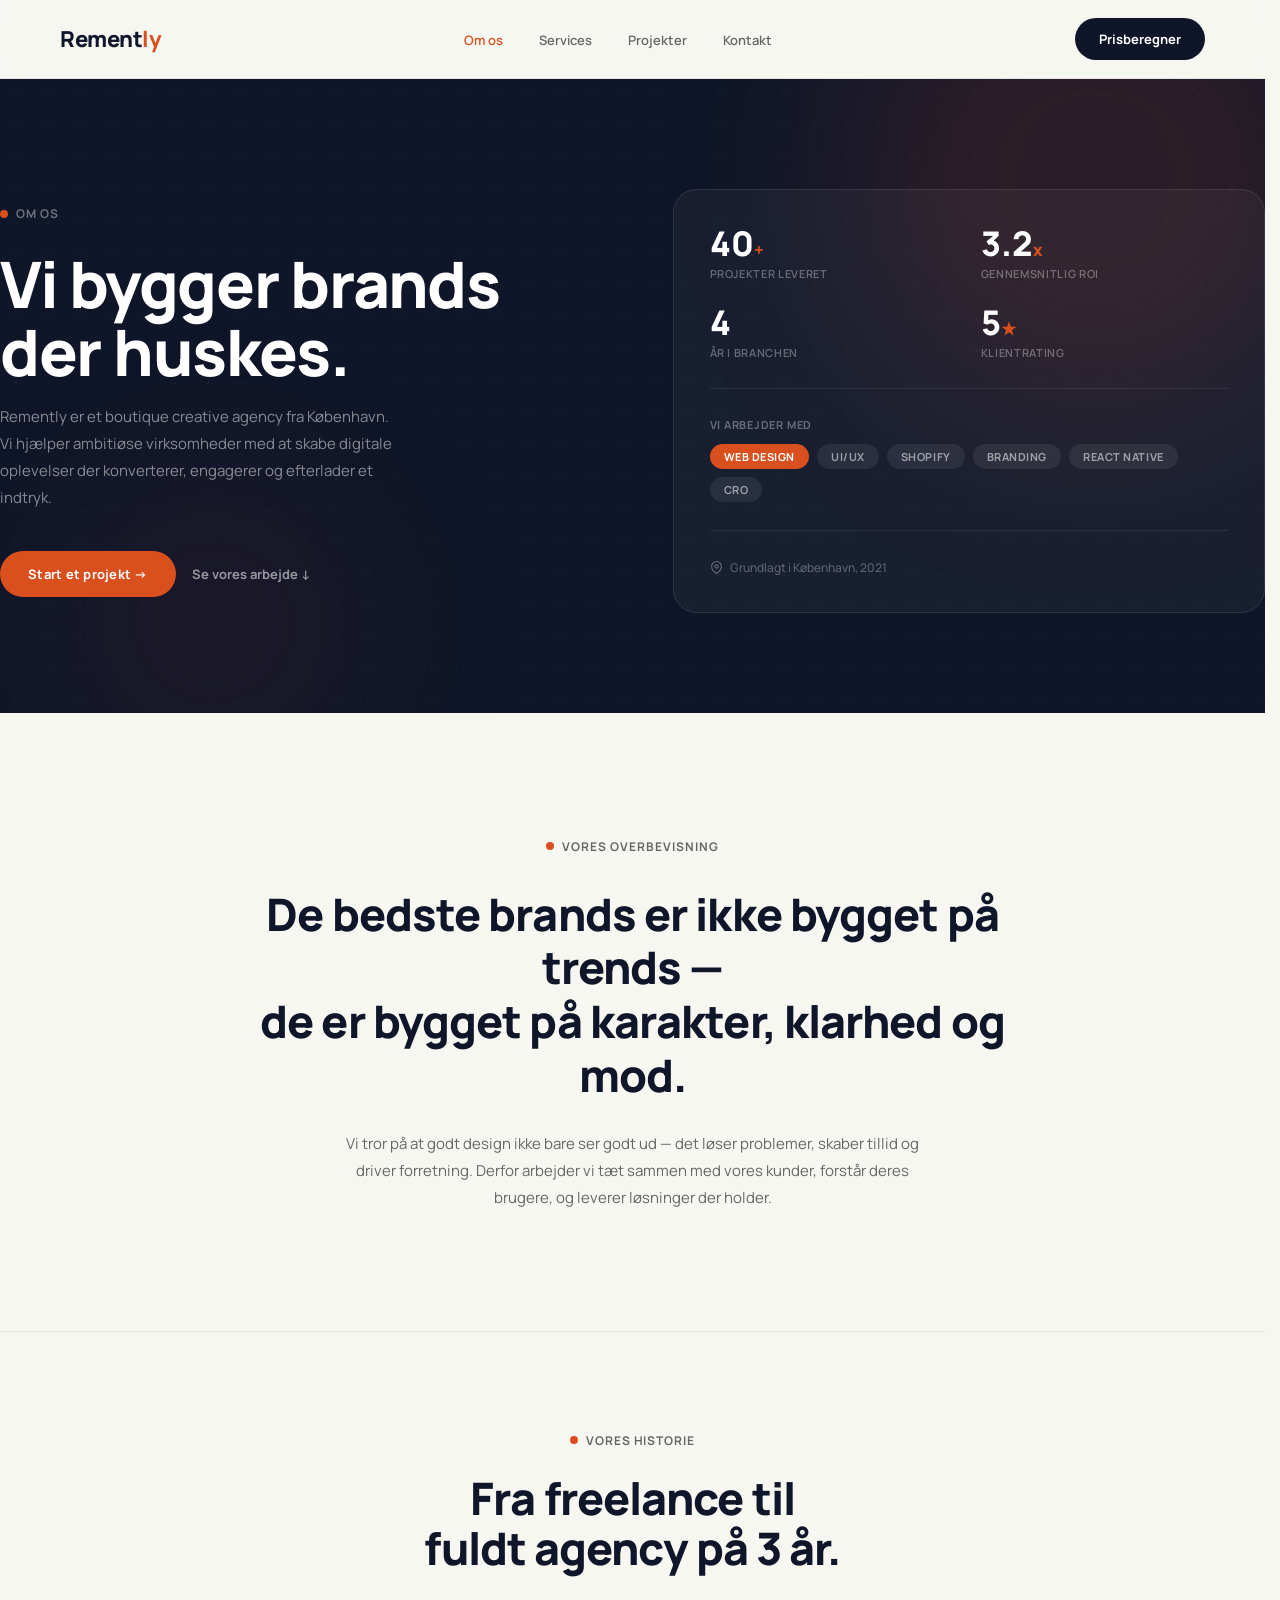
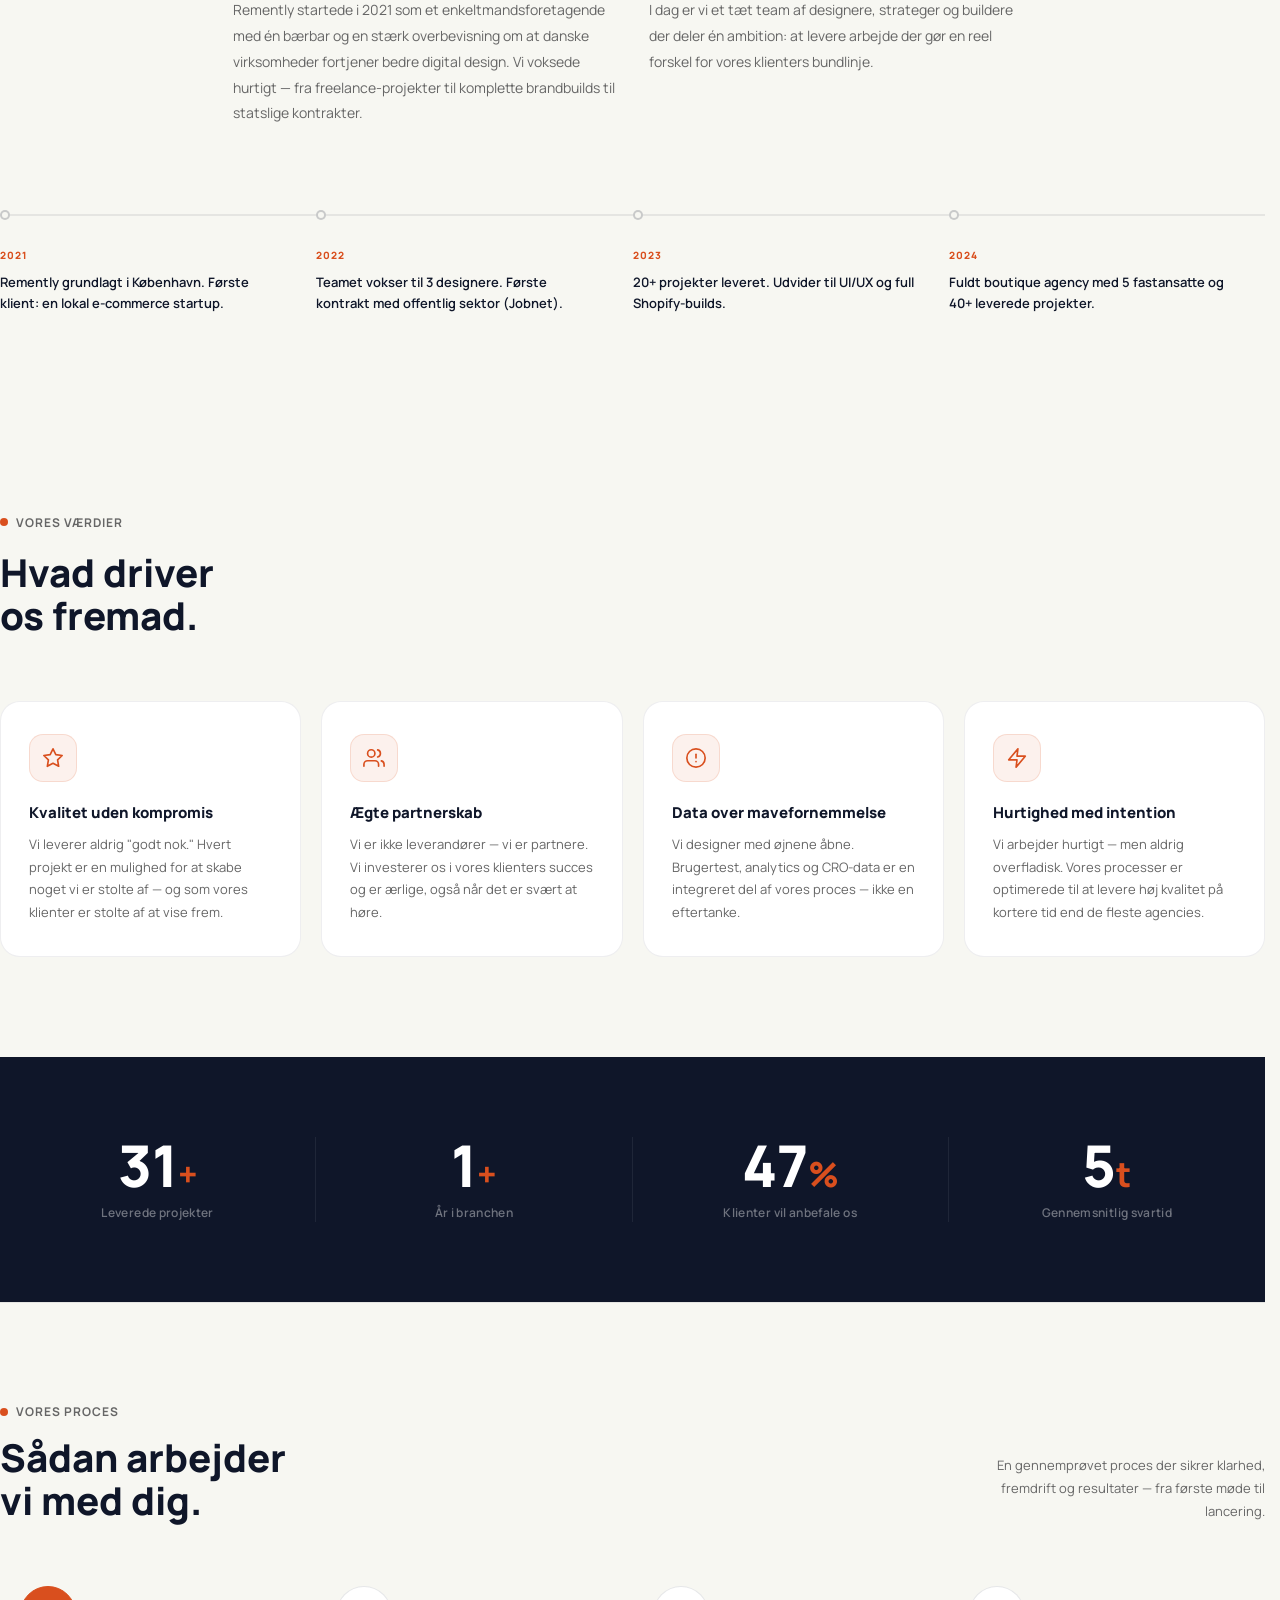
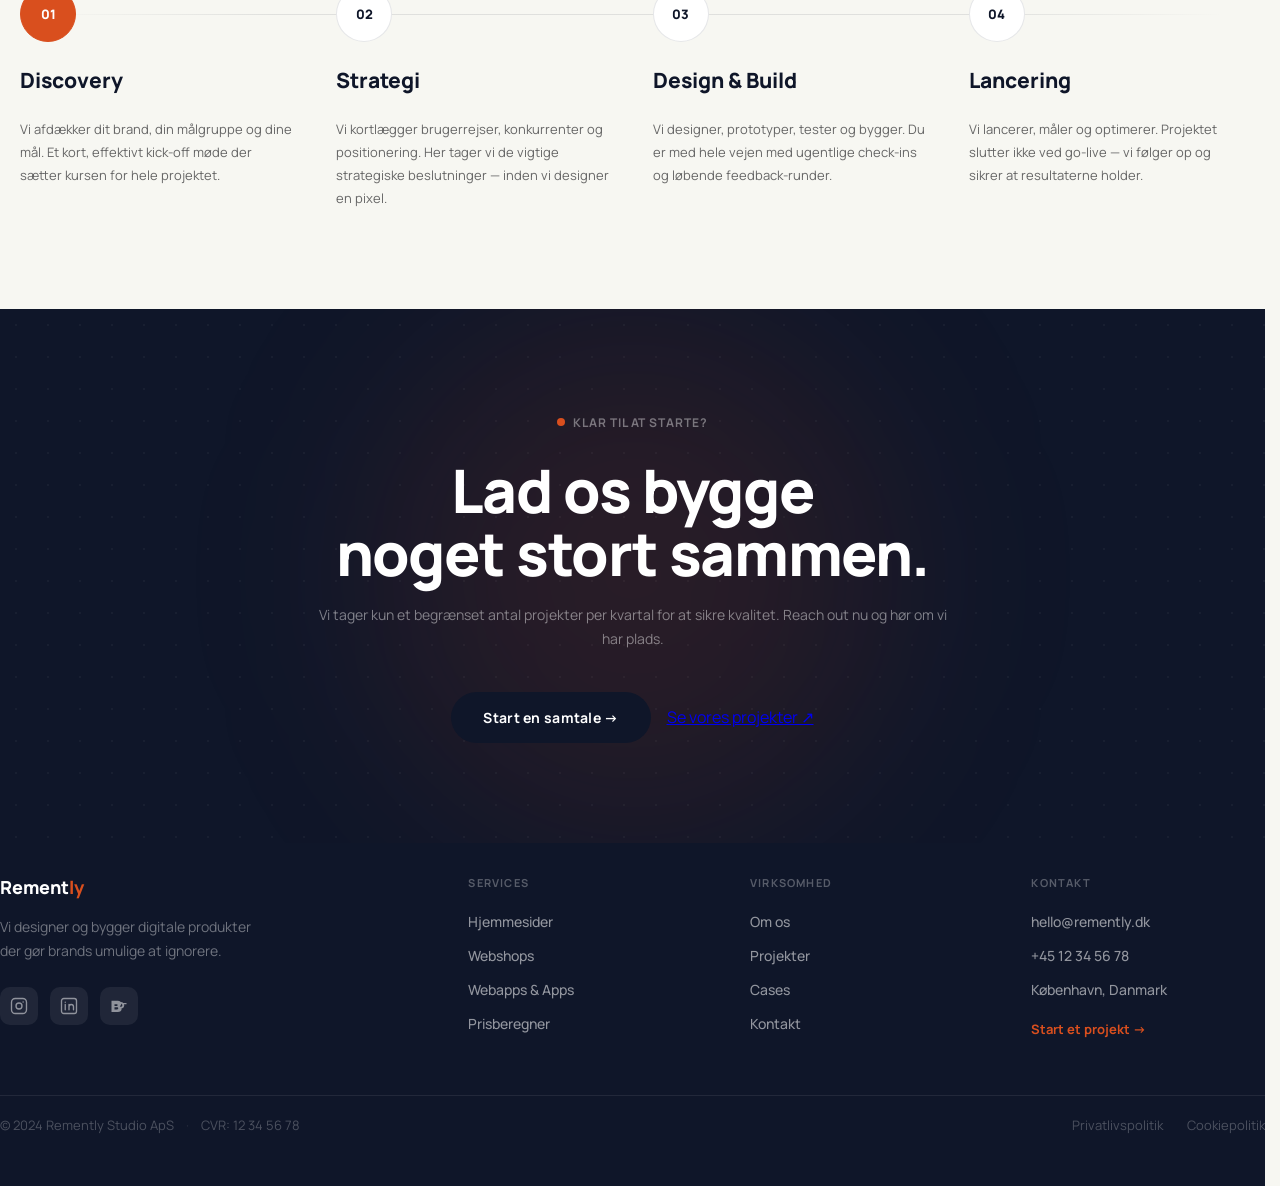
<file: about.html>
<!DOCTYPE html>
<html lang="da">
<head>
<meta charset="UTF-8">
<meta name="viewport" content="width=device-width, initial-scale=1.0">
<title>Om Os – Remently Creative Agency</title>
<link rel="preconnect" href="https://fonts.googleapis.com">
<link rel="preconnect" href="https://fonts.gstatic.com" crossorigin>
<link href="https://fonts.googleapis.com/css2?family=Manrope:wght@400;500;600;700;800&family=Merriweather:ital,wght@0,300;0,400;0,700;1,300;1,400;1,700&display=swap" rel="stylesheet">
<link rel="stylesheet" href="styles.css">
</head>
<body>

<nav class="site-nav">
  <div class="nav-inner">
    <a href="index.html" class="nav-logo">Rement<span>ly</span></a>
    <ul class="nav-links">
      <li><a href="about.html">Om os</a></li>
      <li><a href="index.html#services">Services</a></li>
      <li><a href="index.html#projects">Projekter</a></li>
      
      <li><a href="contact.html">Kontakt</a></li>
    </ul>
    <a href="priser.html" class="nav-cta">Prisberegner</a>
  </div>
</nav>
<script src="nav.js"></script>

<!-- HERO -->
<section class="hero-dark">
  <div class="orb orb-1"></div>
  <div class="orb orb-2"></div>
  <div class="container">
    <div class="hero-inner">
      <div class="reveal">
        <div class="hero-label"><span class="hero-label-dot"></span>Om os</div>
        <h1 class="hero-title">Vi bygger brands<br>der <em>huskes.</em></h1>
        <p class="hero-sub">Remently er et boutique creative agency fra København. Vi hjælper ambitiøse virksomheder med at skabe digitale oplevelser der konverterer, engagerer og efterlader et indtryk.</p>
        <div class="hero-cta-row">
          <a class="btn-primary" href="contact.html">Start et projekt →</a>
          <a class="btn-ghost" href="index.html#projects">Se vores arbejde ↓</a>
        </div>
      </div>
      <div class="about-hero-panel reveal" style="transition-delay:0.2s;">
        <div class="ahp-stats">
          <div class="ahp-stat">
            <div class="ahp-stat-val">40<span>+</span></div>
            <div class="ahp-stat-lbl">Projekter leveret</div>
          </div>
          <div class="ahp-stat">
            <div class="ahp-stat-val">3.2<span>x</span></div>
            <div class="ahp-stat-lbl">Gennemsnitlig ROI</div>
          </div>
          <div class="ahp-stat">
            <div class="ahp-stat-val">4</div>
            <div class="ahp-stat-lbl">År i branchen</div>
          </div>
          <div class="ahp-stat">
            <div class="ahp-stat-val">5<span>★</span></div>
            <div class="ahp-stat-lbl">Klientrating</div>
          </div>
        </div>
        <div class="ahp-divider"></div>
        <div class="ahp-services">
          <div class="ahp-services-label">Vi arbejder med</div>
          <div class="ahp-tags">
            <span class="ahp-tag active">Web Design</span>
            <span class="ahp-tag">UI/UX</span>
            <span class="ahp-tag">Shopify</span>
            <span class="ahp-tag">Branding</span>
            <span class="ahp-tag">React Native</span>
            <span class="ahp-tag">CRO</span>
          </div>
        </div>
        <div class="ahp-divider"></div>
        <div class="ahp-location">
          <svg width="13" height="13" viewBox="0 0 24 24" fill="none" stroke="rgba(255,255,255,0.35)" stroke-width="2" stroke-linecap="round" stroke-linejoin="round"><path d="M21 10c0 7-9 13-9 13s-9-6-9-13a9 9 0 0 1 18 0z"/><circle cx="12" cy="10" r="3"/></svg>
          Grundlagt i København, 2021
        </div>
      </div>
    </div>
  </div>
</section>

<!-- MANIFESTO -->
<section class="manifesto">
  <div class="container">
    <div class="manifesto-inner reveal">
      <div class="manifesto-eyebrow"><span></span>Vores overbevisning</div>
      <h2 class="manifesto-quote">
        De bedste brands er ikke bygget på trends —<br>de er bygget på <em>karakter, klarhed</em> og <em>mod.</em>
      </h2>
      <p class="manifesto-body">Vi tror på at godt design ikke bare ser godt ud — det løser problemer, skaber tillid og driver forretning. Derfor arbejder vi tæt sammen med vores kunder, forstår deres brugere, og leverer løsninger der holder.</p>
    </div>
  </div>
</section>

<!-- STORY -->
<section class="story">
  <div class="container">
    <div class="story-centered reveal">
      <div class="story-label"><span></span>Vores historie</div>
      <h2 class="story-headline">Fra freelance til<br><em>fuldt agency</em> på 3 år.</h2>
      <div class="story-body-cols">
        <p class="story-body">Remently startede i 2021 som et enkeltmandsforetagende med én bærbar og en stærk overbevisning om at danske virksomheder fortjener bedre digital design. Vi voksede hurtigt — fra freelance-projekter til komplette brandbuilds til statslige kontrakter.</p>
        <p class="story-body">I dag er vi et tæt team af designere, strateger og buildere der deler én ambition: at levere arbejde der gør en reel forskel for vores klienters bundlinje.</p>
      </div>
    </div>
    <div class="story-timeline-h reveal" style="transition-delay:0.15s;">
      <div class="timeline-h-item">
        <div class="timeline-h-year">2021</div>
        <div class="timeline-h-dot"></div>
        <div class="timeline-h-text">Remently grundlagt i København. Første klient: en lokal e-commerce startup.</div>
      </div>
      <div class="timeline-h-item">
        <div class="timeline-h-year">2022</div>
        <div class="timeline-h-dot"></div>
        <div class="timeline-h-text">Teamet vokser til 3 designere. Første kontrakt med offentlig sektor (Jobnet).</div>
      </div>
      <div class="timeline-h-item">
        <div class="timeline-h-year">2023</div>
        <div class="timeline-h-dot"></div>
        <div class="timeline-h-text">20+ projekter leveret. Udvider til UI/UX og full Shopify-builds.</div>
      </div>
      <div class="timeline-h-item">
        <div class="timeline-h-year">2024</div>
        <div class="timeline-h-dot"></div>
        <div class="timeline-h-text">Fuldt boutique agency med 5 fastansatte og 40+ leverede projekter.</div>
      </div>
    </div>
  </div>
</section>

<!-- VALUES -->
<section class="values">
  <div class="container">
    <div class="values-header reveal">
      <div class="values-eyebrow"><span></span>Vores værdier</div>
      <h2 class="values-headline">Hvad driver<br>os <em>fremad.</em></h2>
    </div>
    <div class="values-grid">

      <div class="value-card reveal" style="transition-delay:0.05s;">
        <div class="value-icon">
          <svg width="22" height="22" viewBox="0 0 24 24" fill="none" stroke="var(--orange)" stroke-width="1.8" stroke-linecap="round" stroke-linejoin="round">
            <polygon points="12 2 15.09 8.26 22 9.27 17 14.14 18.18 21.02 12 17.77 5.82 21.02 7 14.14 2 9.27 8.91 8.26 12 2"/>
          </svg>
        </div>
        <div class="value-title">Kvalitet uden kompromis</div>
        <p class="value-text">Vi leverer aldrig "godt nok." Hvert projekt er en mulighed for at skabe noget vi er stolte af — og som vores klienter er stolte af at vise frem.</p>
      </div>

      <div class="value-card reveal" style="transition-delay:0.12s;">
        <div class="value-icon">
          <svg width="22" height="22" viewBox="0 0 24 24" fill="none" stroke="var(--orange)" stroke-width="1.8" stroke-linecap="round" stroke-linejoin="round">
            <path d="M17 21v-2a4 4 0 0 0-4-4H5a4 4 0 0 0-4 4v2"/><circle cx="9" cy="7" r="4"/>
            <path d="M23 21v-2a4 4 0 0 0-3-3.87"/><path d="M16 3.13a4 4 0 0 1 0 7.75"/>
          </svg>
        </div>
        <div class="value-title">Ægte partnerskab</div>
        <p class="value-text">Vi er ikke leverandører — vi er partnere. Vi investerer os i vores klienters succes og er ærlige, også når det er svært at høre.</p>
      </div>

      <div class="value-card reveal" style="transition-delay:0.19s;">
        <div class="value-icon">
          <svg width="22" height="22" viewBox="0 0 24 24" fill="none" stroke="var(--orange)" stroke-width="1.8" stroke-linecap="round" stroke-linejoin="round">
            <circle cx="12" cy="12" r="10"/>
            <line x1="12" y1="8" x2="12" y2="12"/>
            <line x1="12" y1="16" x2="12.01" y2="16"/>
          </svg>
        </div>
        <div class="value-title">Data over mavefornemmelse</div>
        <p class="value-text">Vi designer med øjnene åbne. Brugertest, analytics og CRO-data er en integreret del af vores proces — ikke en eftertanke.</p>
      </div>

      <div class="value-card reveal" style="transition-delay:0.26s;">
        <div class="value-icon">
          <svg width="22" height="22" viewBox="0 0 24 24" fill="none" stroke="var(--orange)" stroke-width="1.8" stroke-linecap="round" stroke-linejoin="round">
            <polyline points="13 2 3 14 12 14 11 22 21 10 12 10 13 2"/>
          </svg>
        </div>
        <div class="value-title">Hurtighed med intention</div>
        <p class="value-text">Vi arbejder hurtigt — men aldrig overfladisk. Vores processer er optimerede til at levere høj kvalitet på kortere tid end de fleste agencies.</p>
      </div>

    </div>
  </div>
</section>

<!-- STATS STRIP -->
<section class="stats-strip">
  <div class="container">
    <div class="stats-strip-grid">
      <div class="stat-cell reveal" style="transition-delay:0.0s;" data-target="40">
        <div class="stat-num"><span class="count">40</span><span class="unit">+</span></div>
        <div class="stat-desc">Leverede projekter</div>
      </div>
      <div class="stat-cell reveal" style="transition-delay:0.1s;" data-target="3">
        <div class="stat-num"><span class="count">3</span><span class="unit">+</span></div>
        <div class="stat-desc">År i branchen</div>
      </div>
      <div class="stat-cell reveal" style="transition-delay:0.2s;" data-target="98">
        <div class="stat-num"><span class="count">98</span><span class="unit">%</span></div>
        <div class="stat-desc">Klienter vil anbefale os</div>
      </div>
      <div class="stat-cell reveal" style="transition-delay:0.3s;" data-target="24">
        <div class="stat-num"><span class="count">24</span><span class="unit">t</span></div>
        <div class="stat-desc">Gennemsnitlig svartid</div>
      </div>
    </div>
  </div>
</section>

<!-- HOW WE WORK -->
<section class="process">
  <div class="container">
    <div class="process-header reveal">
      <div>
        <div style="display:flex;align-items:center;gap:8px;margin-bottom:16px;font-size:12px;font-weight:700;letter-spacing:0.08em;text-transform:uppercase;color:var(--mid);">
          <span style="width:8px;height:8px;background:var(--orange);border-radius:50%;display:inline-block;"></span>Vores proces
        </div>
        <h2 class="process-headline">Sådan arbejder<br>vi med <em>dig.</em></h2>
      </div>
      <p class="process-sub">En gennemprøvet proces der sikrer klarhed, fremdrift og resultater — fra første møde til lancering.</p>
    </div>
    <div class="process-steps">
      <div class="step reveal" style="transition-delay:0.0s;">
        <div class="step-num active">01</div>
        <div class="step-title">Discovery</div>
        <p class="step-desc">Vi afdækker dit brand, din målgruppe og dine mål. Et kort, effektivt kick-off møde der sætter kursen for hele projektet.</p>
      </div>
      <div class="step reveal" style="transition-delay:0.1s;">
        <div class="step-num">02</div>
        <div class="step-title">Strategi</div>
        <p class="step-desc">Vi kortlægger brugerrejser, konkurrenter og positionering. Her tager vi de vigtige strategiske beslutninger — inden vi designer en pixel.</p>
      </div>
      <div class="step reveal" style="transition-delay:0.2s;">
        <div class="step-num">03</div>
        <div class="step-title">Design & Build</div>
        <p class="step-desc">Vi designer, prototyper, tester og bygger. Du er med hele vejen med ugentlige check-ins og løbende feedback-runder.</p>
      </div>
      <div class="step reveal" style="transition-delay:0.3s;">
        <div class="step-num">04</div>
        <div class="step-title">Lancering</div>
        <p class="step-desc">Vi lancerer, måler og optimerer. Projektet slutter ikke ved go-live — vi følger op og sikrer at resultaterne holder.</p>
      </div>
    </div>
  </div>
</section>

<!-- CTA -->
<section class="cta-section">
  <div class="cta-orb"></div>
  <div class="container">
    <div class="cta-inner reveal">
      <div class="cta-eyebrow"><span></span>Klar til at starte?</div>
      <h2 class="cta-title">Lad os bygge<br>noget <em>stort</em> sammen.</h2>
      <p class="cta-sub">Vi tager kun et begrænset antal projekter per kvartal for at sikre kvalitet. Reach out nu og hør om vi har plads.</p>
      <div class="cta-btns">
        <a class="btn-primary" href="contact.html">Start en samtale →</a>
        <a class="btn-ghost" href="index.html#projects">Se vores projekter ↗</a>
      </div>
    </div>
  </div>
</section>

<!-- FOOTER -->
<footer>
  <div class="container">
    <div class="footer-top">
      <div class="footer-brand">
        <a href="index.html" class="footer-logo">Rement<span>ly</span></a>
        <p class="footer-tagline">Vi designer og bygger digitale produkter der gør brands umulige at ignorere.</p>
        <div class="footer-socials">
          <a href="#" class="footer-social" aria-label="Instagram">
            <svg width="18" height="18" viewBox="0 0 24 24" fill="none" stroke="currentColor" stroke-width="1.8" stroke-linecap="round" stroke-linejoin="round"><rect x="2" y="2" width="20" height="20" rx="5"/><circle cx="12" cy="12" r="4"/><circle cx="17.5" cy="6.5" r="1" fill="currentColor" stroke="none"/></svg>
          </a>
          <a href="#" class="footer-social" aria-label="LinkedIn">
            <svg width="18" height="18" viewBox="0 0 24 24" fill="none" stroke="currentColor" stroke-width="1.8" stroke-linecap="round" stroke-linejoin="round"><rect x="2" y="2" width="20" height="20" rx="3"/><path d="M7 10v7M7 7v.01M12 10v7M12 13a3 3 0 0 1 6 0v4"/></svg>
          </a>
          <a href="#" class="footer-social" aria-label="Behance">
            <svg width="18" height="18" viewBox="0 0 24 24" fill="currentColor"><path d="M9.5 13.5H6v3h3.5c1 0 1.5-.5 1.5-1.5s-.5-1.5-1.5-1.5zm-.5-4H6v2.5h3c.8 0 1.3-.5 1.3-1.3 0-.7-.5-1.2-1.3-1.2zM22 9.5h-5V8h5v1.5zM2 5h8.5C13 5 15 6.5 15 9c0 1.5-.8 2.7-2 3.3C14.5 13 15.5 14.3 15.5 16c0 2.8-2.2 4-5 4H2V5zm17 6c0 2.5-1.8 4.5-4.5 4.5S10 13.5 10 11s1.8-4.5 4.5-4.5S19 8.5 19 11zm-2.5 0c0-1.1-.9-2-2-2s-2 .9-2 2 .9 2 2 2 2-.9 2-2z"/></svg>
          </a>
        </div>
      </div>
      <div class="footer-col">
        <div class="footer-col-title">Services</div>
        <ul class="footer-nav">
          <li><a href="index.html#services">Hjemmesider</a></li>
          <li><a href="index.html#services">Webshops</a></li>
          <li><a href="index.html#services">Webapps &amp; Apps</a></li>
          <li><a href="priser.html">Prisberegner</a></li>
        </ul>
      </div>
      <div class="footer-col">
        <div class="footer-col-title">Virksomhed</div>
        <ul class="footer-nav">
          <li><a href="about.html">Om os</a></li>
          <li><a href="index.html#projects">Projekter</a></li>
          <li><a href="index.html#projects">Cases</a></li>
          <li><a href="contact.html">Kontakt</a></li>
        </ul>
      </div>
      <div class="footer-col">
        <div class="footer-col-title">Kontakt</div>
        <ul class="footer-nav">
          <li><a href="mailto:hello@remently.dk">hello@remently.dk</a></li>
          <li><a href="tel:+4512345678">+45 12 34 56 78</a></li>
          <li><span>København, Danmark</span></li>
          <li><a href="contact.html" class="footer-cta-link">Start et projekt →</a></li>
        </ul>
      </div>
    </div>
    <div class="footer-bottom">
      <div class="footer-bottom-left">
        <span>© 2024 Remently Studio ApS</span>
        <span class="footer-divider">·</span>
        <span>CVR: 12 34 56 78</span>
      </div>
      <div class="footer-bottom-right">
        <a href="#">Privatlivspolitik</a>
        <a href="#">Cookiepolitik</a>
      </div>
    </div>
  </div>
</footer>

<script src="about.js"></script>

</body>
</html>
</file>
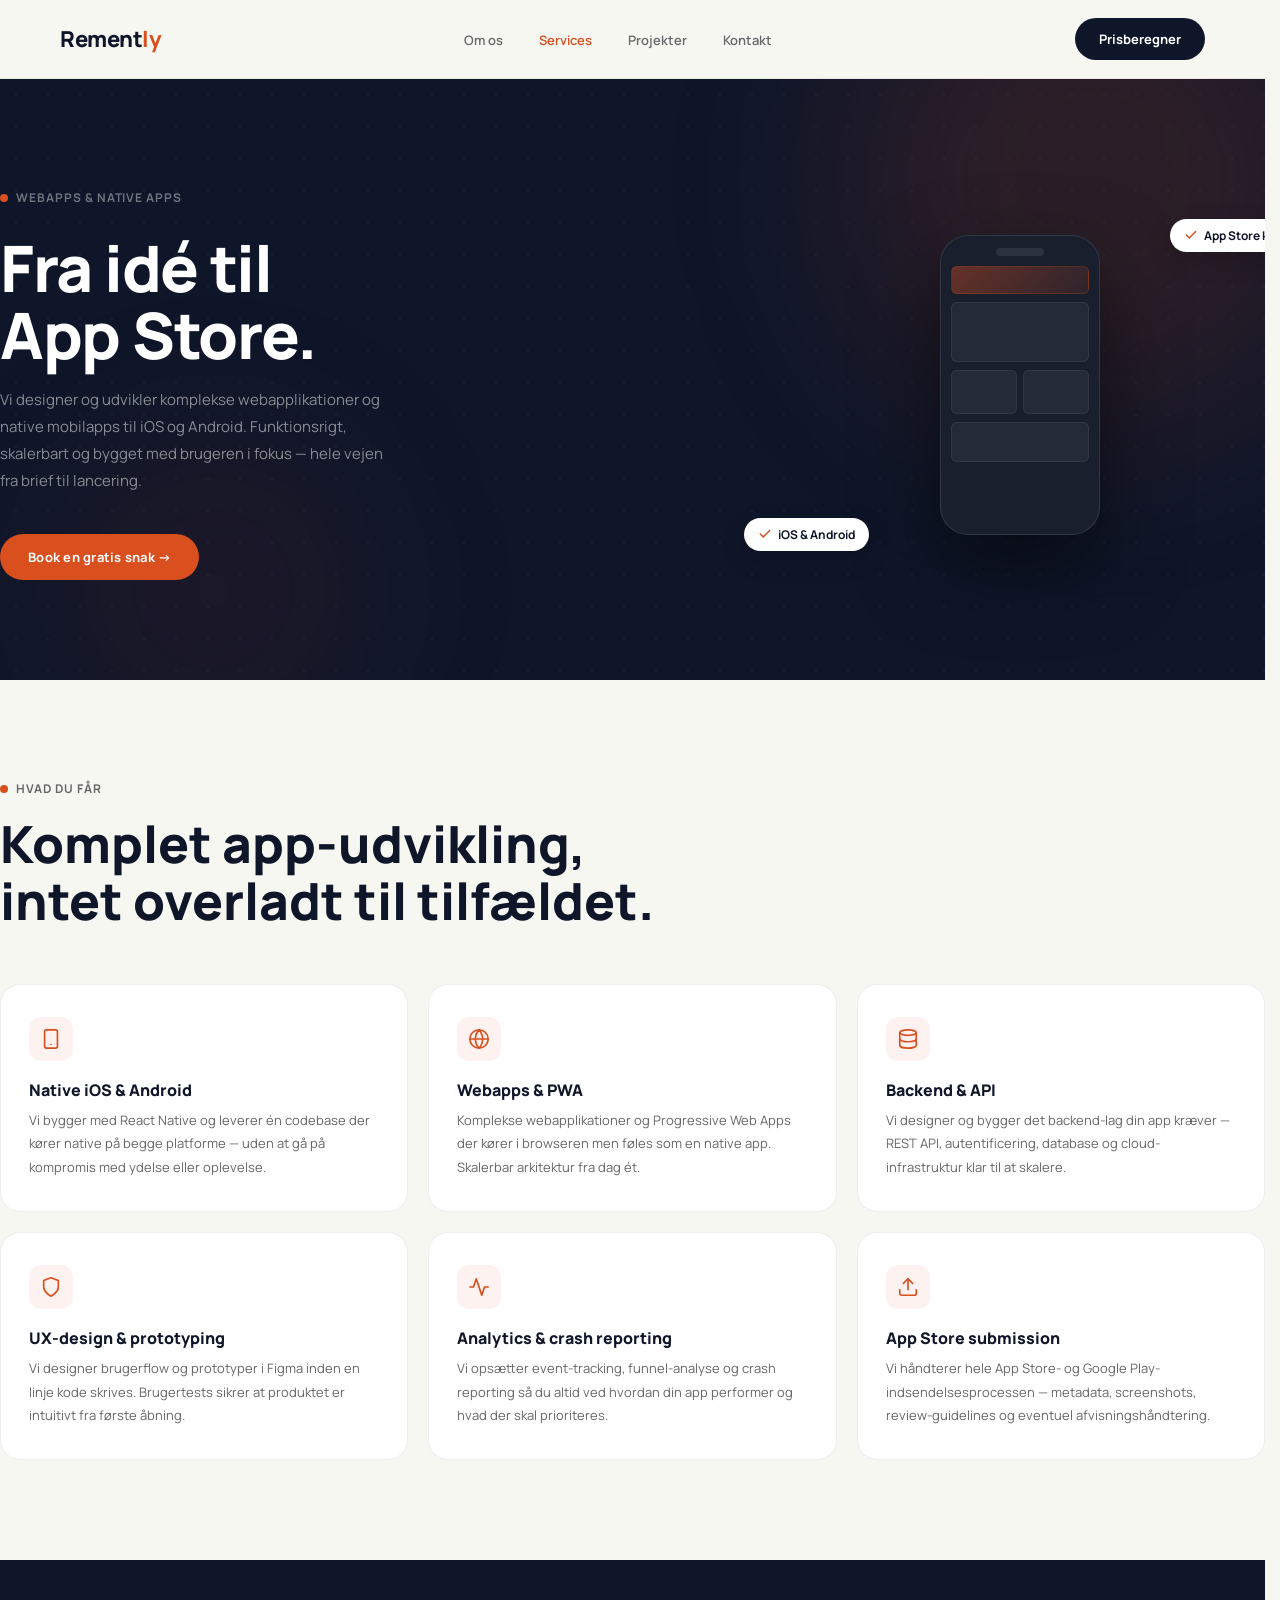
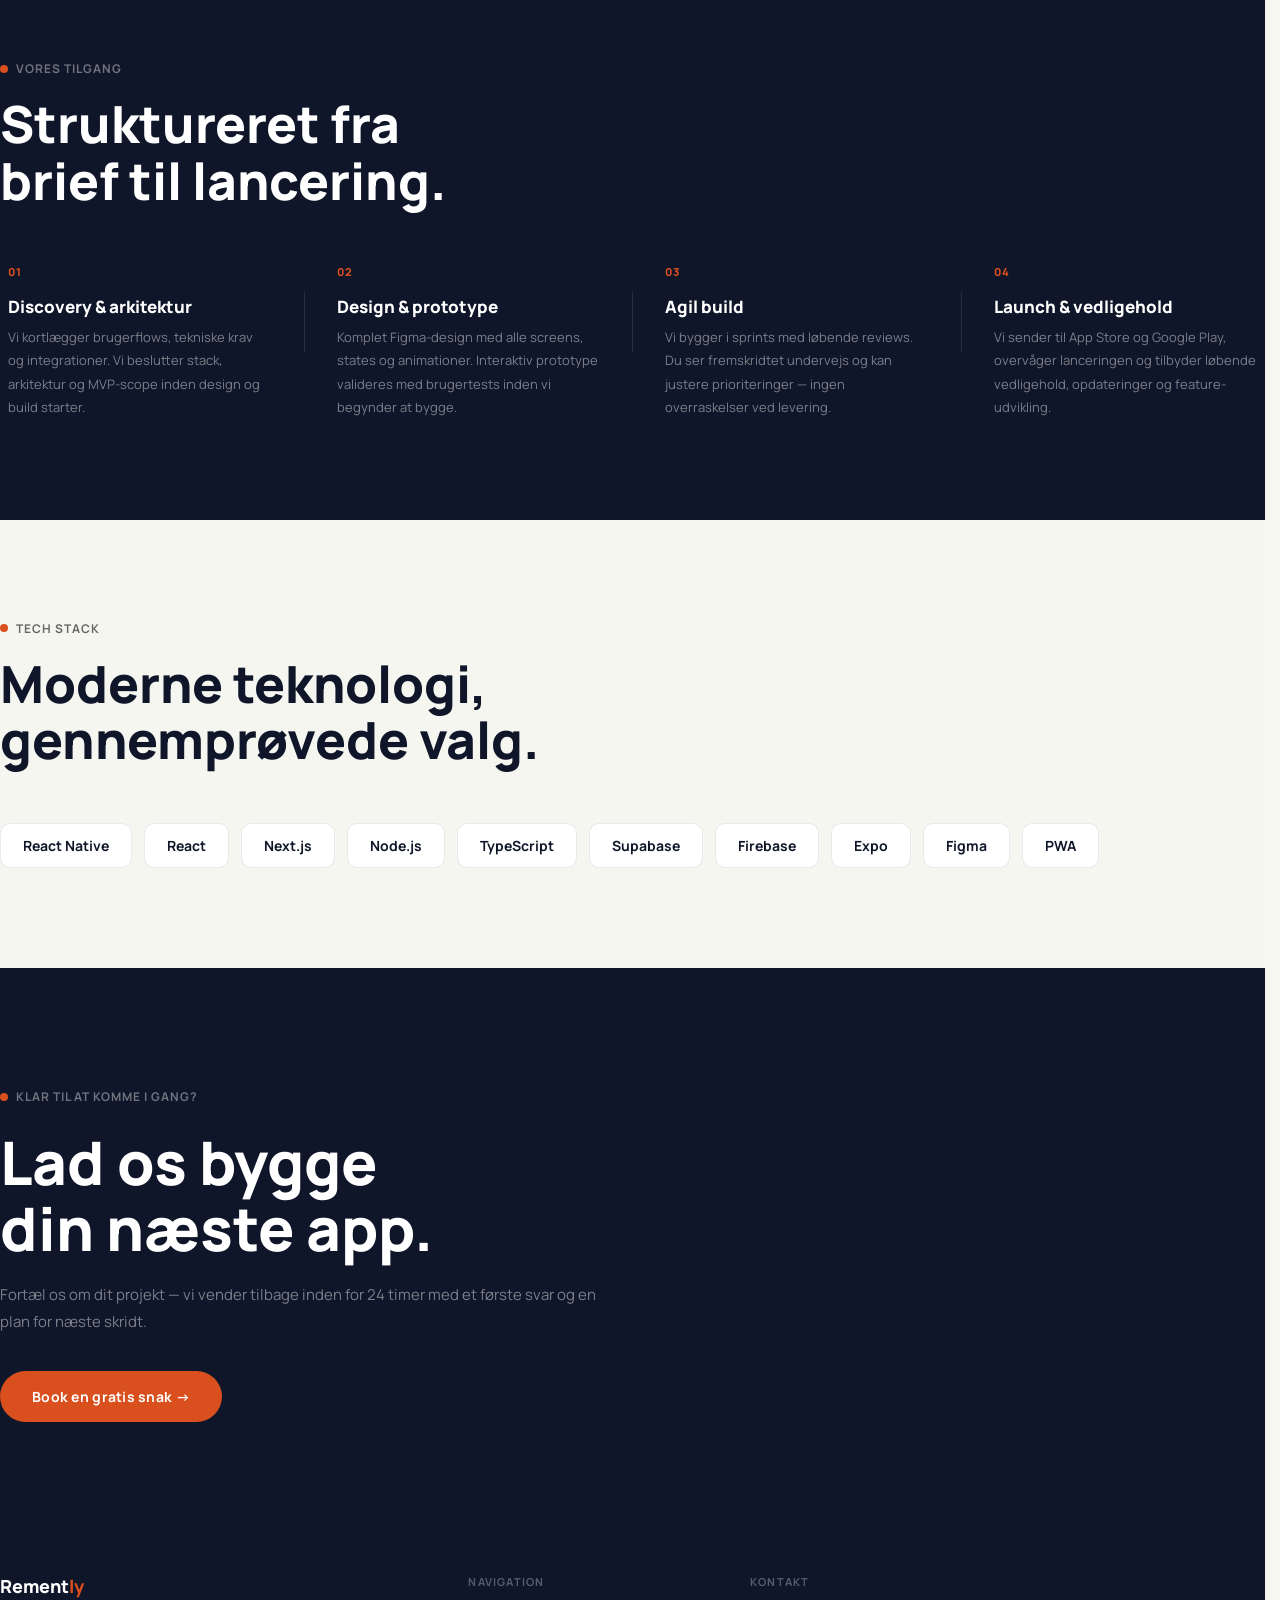
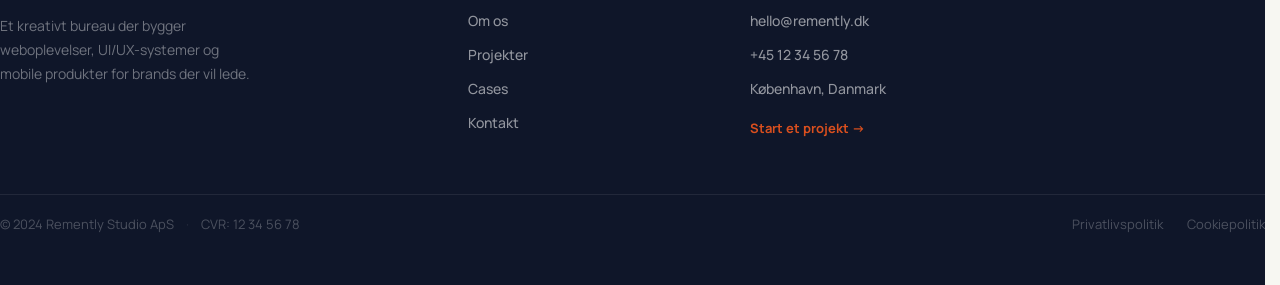
<file: apps.html>
<!DOCTYPE html>
<html lang="da">
<head>
<meta charset="UTF-8">
<meta name="viewport" content="width=device-width, initial-scale=1.0">
<title>Webapps & Native Apps – Remently</title>
<link rel="preconnect" href="https://fonts.googleapis.com">
<link rel="preconnect" href="https://fonts.gstatic.com" crossorigin>
<link href="https://fonts.googleapis.com/css2?family=Manrope:wght@400;500;600;700;800&family=Merriweather:ital,wght@0,300;0,400;0,700;1,300;1,400;1,700&display=swap" rel="stylesheet">
<link rel="stylesheet" href="styles.css">
<link rel="stylesheet" href="apps.css">
</head>
<body>

<nav class="site-nav">
  <div class="nav-inner">
    <a href="index.html" class="nav-logo">Rement<span>ly</span></a>
    <ul class="nav-links">
      <li><a href="about.html">Om os</a></li>
      <li><a href="index.html#services" class="active">Services</a></li>
      <li><a href="index.html#projects">Projekter</a></li>
      <li><a href="contact.html">Kontakt</a></li>
    </ul>
    <a href="priser.html" class="nav-cta">Prisberegner</a>
  </div>
</nav>
<script src="nav.js"></script>

<!-- HERO -->
<section class="hero-dark ap-hero">
  <div class="orb orb-1"></div>
  <div class="orb orb-2"></div>
  <div class="container">
    <div class="hero-inner">
      <div class="reveal">
        <div class="hero-label"><span class="hero-label-dot"></span>Webapps & Native Apps</div>
        <h1 class="hero-title">Fra idé til<br><em>App Store.</em></h1>
        <p class="hero-sub">Vi designer og udvikler komplekse webapplikationer og native mobilapps til iOS og Android. Funktionsrigt, skalerbart og bygget med brugeren i fokus — hele vejen fra brief til lancering.</p>
        <div class="hero-cta-row">
          <a class="btn-primary" href="contact.html">Book en gratis snak →</a>
        </div>
      </div>
      <div class="ap-hero-visual reveal" style="transition-delay:0.2s;">
        <div class="ap-phone">
          <div class="ap-phone-notch"></div>
          <div class="ap-phone-screen">
            <div class="ap-screen-header"></div>
            <div class="ap-screen-card"></div>
            <div class="ap-screen-row">
              <div class="ap-screen-block"></div>
              <div class="ap-screen-block"></div>
            </div>
            <div class="ap-screen-card short"></div>
          </div>
        </div>
        <div class="ap-badge ap-badge-1">
          <svg width="14" height="14" viewBox="0 0 24 24" fill="none" stroke="var(--orange)" stroke-width="2.5" stroke-linecap="round" stroke-linejoin="round"><polyline points="20 6 9 17 4 12"/></svg>
          iOS & Android
        </div>
        <div class="ap-badge ap-badge-2">
          <svg width="14" height="14" viewBox="0 0 24 24" fill="none" stroke="var(--orange)" stroke-width="2.5" stroke-linecap="round" stroke-linejoin="round"><polyline points="20 6 9 17 4 12"/></svg>
          App Store klar
        </div>
      </div>
    </div>
  </div>
</section>

<!-- HVAD DU FÅR -->
<section class="ap-section">
  <div class="container">
    <div class="ap-section-header reveal">
      <div class="ap-eyebrow"><span></span>Hvad du får</div>
      <h2 class="ap-headline">Komplet app-udvikling,<br><em>intet overladt til tilfældet.</em></h2>
    </div>
    <div class="ap-deliverables reveal" style="transition-delay:0.1s;">

      <div class="ap-del-card">
        <div class="ap-del-icon">
          <svg width="22" height="22" viewBox="0 0 24 24" fill="none" stroke="var(--orange)" stroke-width="1.8" stroke-linecap="round" stroke-linejoin="round"><rect x="5" y="2" width="14" height="20" rx="2"/><path d="M12 18h.01"/></svg>
        </div>
        <div class="ap-del-title">Native iOS & Android</div>
        <p class="ap-del-desc">Vi bygger med React Native og leverer én codebase der kører native på begge platforme — uden at gå på kompromis med ydelse eller oplevelse.</p>
      </div>

      <div class="ap-del-card">
        <div class="ap-del-icon">
          <svg width="22" height="22" viewBox="0 0 24 24" fill="none" stroke="var(--orange)" stroke-width="1.8" stroke-linecap="round" stroke-linejoin="round"><circle cx="12" cy="12" r="10"/><path d="M2 12h20M12 2a15.3 15.3 0 0 1 4 10 15.3 15.3 0 0 1-4 10 15.3 15.3 0 0 1-4-10 15.3 15.3 0 0 1 4-10z"/></svg>
        </div>
        <div class="ap-del-title">Webapps & PWA</div>
        <p class="ap-del-desc">Komplekse webapplikationer og Progressive Web Apps der kører i browseren men føles som en native app. Skalerbar arkitektur fra dag ét.</p>
      </div>

      <div class="ap-del-card">
        <div class="ap-del-icon">
          <svg width="22" height="22" viewBox="0 0 24 24" fill="none" stroke="var(--orange)" stroke-width="1.8" stroke-linecap="round" stroke-linejoin="round"><ellipse cx="12" cy="5" rx="9" ry="3"/><path d="M21 12c0 1.66-4 3-9 3s-9-1.34-9-3"/><path d="M3 5v14c0 1.66 4 3 9 3s9-1.34 9-3V5"/></svg>
        </div>
        <div class="ap-del-title">Backend & API</div>
        <p class="ap-del-desc">Vi designer og bygger det backend-lag din app kræver — REST API, autentificering, database og cloud-infrastruktur klar til at skalere.</p>
      </div>

      <div class="ap-del-card">
        <div class="ap-del-icon">
          <svg width="22" height="22" viewBox="0 0 24 24" fill="none" stroke="var(--orange)" stroke-width="1.8" stroke-linecap="round" stroke-linejoin="round"><path d="M12 22s8-4 8-10V5l-8-3-8 3v7c0 6 8 10 8 10z"/></svg>
        </div>
        <div class="ap-del-title">UX-design & prototyping</div>
        <p class="ap-del-desc">Vi designer brugerflow og prototyper i Figma inden en linje kode skrives. Brugertests sikrer at produktet er intuitivt fra første åbning.</p>
      </div>

      <div class="ap-del-card">
        <div class="ap-del-icon">
          <svg width="22" height="22" viewBox="0 0 24 24" fill="none" stroke="var(--orange)" stroke-width="1.8" stroke-linecap="round" stroke-linejoin="round"><polyline points="22 12 18 12 15 21 9 3 6 12 2 12"/></svg>
        </div>
        <div class="ap-del-title">Analytics & crash reporting</div>
        <p class="ap-del-desc">Vi opsætter event-tracking, funnel-analyse og crash reporting så du altid ved hvordan din app performer og hvad der skal prioriteres.</p>
      </div>

      <div class="ap-del-card">
        <div class="ap-del-icon">
          <svg width="22" height="22" viewBox="0 0 24 24" fill="none" stroke="var(--orange)" stroke-width="1.8" stroke-linecap="round" stroke-linejoin="round"><path d="M21 15v4a2 2 0 0 1-2 2H5a2 2 0 0 1-2-2v-4"/><polyline points="17 8 12 3 7 8"/><line x1="12" y1="3" x2="12" y2="15"/></svg>
        </div>
        <div class="ap-del-title">App Store submission</div>
        <p class="ap-del-desc">Vi håndterer hele App Store- og Google Play-indsendelsesprocessen — metadata, screenshots, review-guidelines og eventuel afvisningshåndtering.</p>
      </div>

    </div>
  </div>
</section>

<!-- TILGANG -->
<section class="ap-approach">
  <div class="container">
    <div class="ap-section-header reveal">
      <div class="ap-eyebrow"><span></span>Vores tilgang</div>
      <h2 class="ap-headline">Struktureret fra<br><em>brief til lancering.</em></h2>
    </div>
    <div class="ap-steps reveal" style="transition-delay:0.1s;">

      <div class="ap-step">
        <div class="ap-step-num">01</div>
        <div class="ap-step-content">
          <div class="ap-step-title">Discovery & arkitektur</div>
          <p class="ap-step-desc">Vi kortlægger brugerflows, tekniske krav og integrationer. Vi beslutter stack, arkitektur og MVP-scope inden design og build starter.</p>
        </div>
      </div>

      <div class="ap-step-divider"></div>

      <div class="ap-step">
        <div class="ap-step-num">02</div>
        <div class="ap-step-content">
          <div class="ap-step-title">Design & prototype</div>
          <p class="ap-step-desc">Komplet Figma-design med alle screens, states og animationer. Interaktiv prototype valideres med brugertests inden vi begynder at bygge.</p>
        </div>
      </div>

      <div class="ap-step-divider"></div>

      <div class="ap-step">
        <div class="ap-step-num">03</div>
        <div class="ap-step-content">
          <div class="ap-step-title">Agil build</div>
          <p class="ap-step-desc">Vi bygger i sprints med løbende reviews. Du ser fremskridtet undervejs og kan justere prioriteringer — ingen overraskelser ved levering.</p>
        </div>
      </div>

      <div class="ap-step-divider"></div>

      <div class="ap-step">
        <div class="ap-step-num">04</div>
        <div class="ap-step-content">
          <div class="ap-step-title">Launch & vedligehold</div>
          <p class="ap-step-desc">Vi sender til App Store og Google Play, overvåger lanceringen og tilbyder løbende vedligehold, opdateringer og feature-udvikling.</p>
        </div>
      </div>

    </div>
  </div>
</section>

<!-- TECH STACK -->
<section class="ap-section ap-tech-section">
  <div class="container">
    <div class="ap-section-header reveal">
      <div class="ap-eyebrow"><span></span>Tech stack</div>
      <h2 class="ap-headline">Moderne teknologi,<br><em>gennemprøvede valg.</em></h2>
    </div>
    <div class="ap-tech-grid reveal" style="transition-delay:0.1s;">
      <div class="ap-tech-item">React Native</div>
      <div class="ap-tech-item">React</div>
      <div class="ap-tech-item">Next.js</div>
      <div class="ap-tech-item">Node.js</div>
      <div class="ap-tech-item">TypeScript</div>
      <div class="ap-tech-item">Supabase</div>
      <div class="ap-tech-item">Firebase</div>
      <div class="ap-tech-item">Expo</div>
      <div class="ap-tech-item">Figma</div>
      <div class="ap-tech-item">PWA</div>
    </div>
  </div>
</section>

<!-- CTA -->
<section class="ap-cta-section">
  <div class="container">
    <div class="ap-cta-inner reveal">
      <div class="ap-cta-label"><span></span>Klar til at komme i gang?</div>
      <h2 class="ap-cta-headline">Lad os bygge<br>din næste <em>app.</em></h2>
      <p class="ap-cta-sub">Fortæl os om dit projekt — vi vender tilbage inden for 24 timer med et første svar og en plan for næste skridt.</p>
      <div class="hero-cta-row">
        <a class="btn-primary ap-cta-btn" href="contact.html">Book en gratis snak →</a>
      </div>
    </div>
  </div>
</section>

<!-- FOOTER -->
<footer class="site-footer">
  <div class="container">
    <div class="footer-top">
      <div class="footer-brand">
        <a href="index.html" class="footer-logo">Rement<span>ly</span></a>
        <p class="footer-tagline">Et kreativt bureau der bygger weboplevelser, UI/UX-systemer og mobile produkter for brands der vil lede.</p>
      </div>
      <div class="footer-col">
        <div class="footer-col-title">Navigation</div>
        <ul class="footer-nav">
          <li><a href="about.html">Om os</a></li>
          <li><a href="index.html#projects">Projekter</a></li>
          <li><a href="index.html#projects">Cases</a></li>
          <li><a href="contact.html">Kontakt</a></li>
        </ul>
      </div>
      <div class="footer-col">
        <div class="footer-col-title">Kontakt</div>
        <ul class="footer-nav">
          <li><a href="mailto:hello@remently.dk">hello@remently.dk</a></li>
          <li><a href="tel:+4512345678">+45 12 34 56 78</a></li>
          <li><span>København, Danmark</span></li>
          <li><a href="contact.html" class="footer-cta-link">Start et projekt →</a></li>
        </ul>
      </div>
    </div>
    <div class="footer-bottom">
      <div class="footer-bottom-left">
        <span>© 2024 Remently Studio ApS</span>
        <span class="footer-divider">·</span>
        <span>CVR: 12 34 56 78</span>
      </div>
      <div class="footer-bottom-right">
        <a href="#">Privatlivspolitik</a>
        <a href="#">Cookiepolitik</a>
      </div>
    </div>
  </div>
</footer>

<script src="services.js"></script>

</body>
</html>
</file>
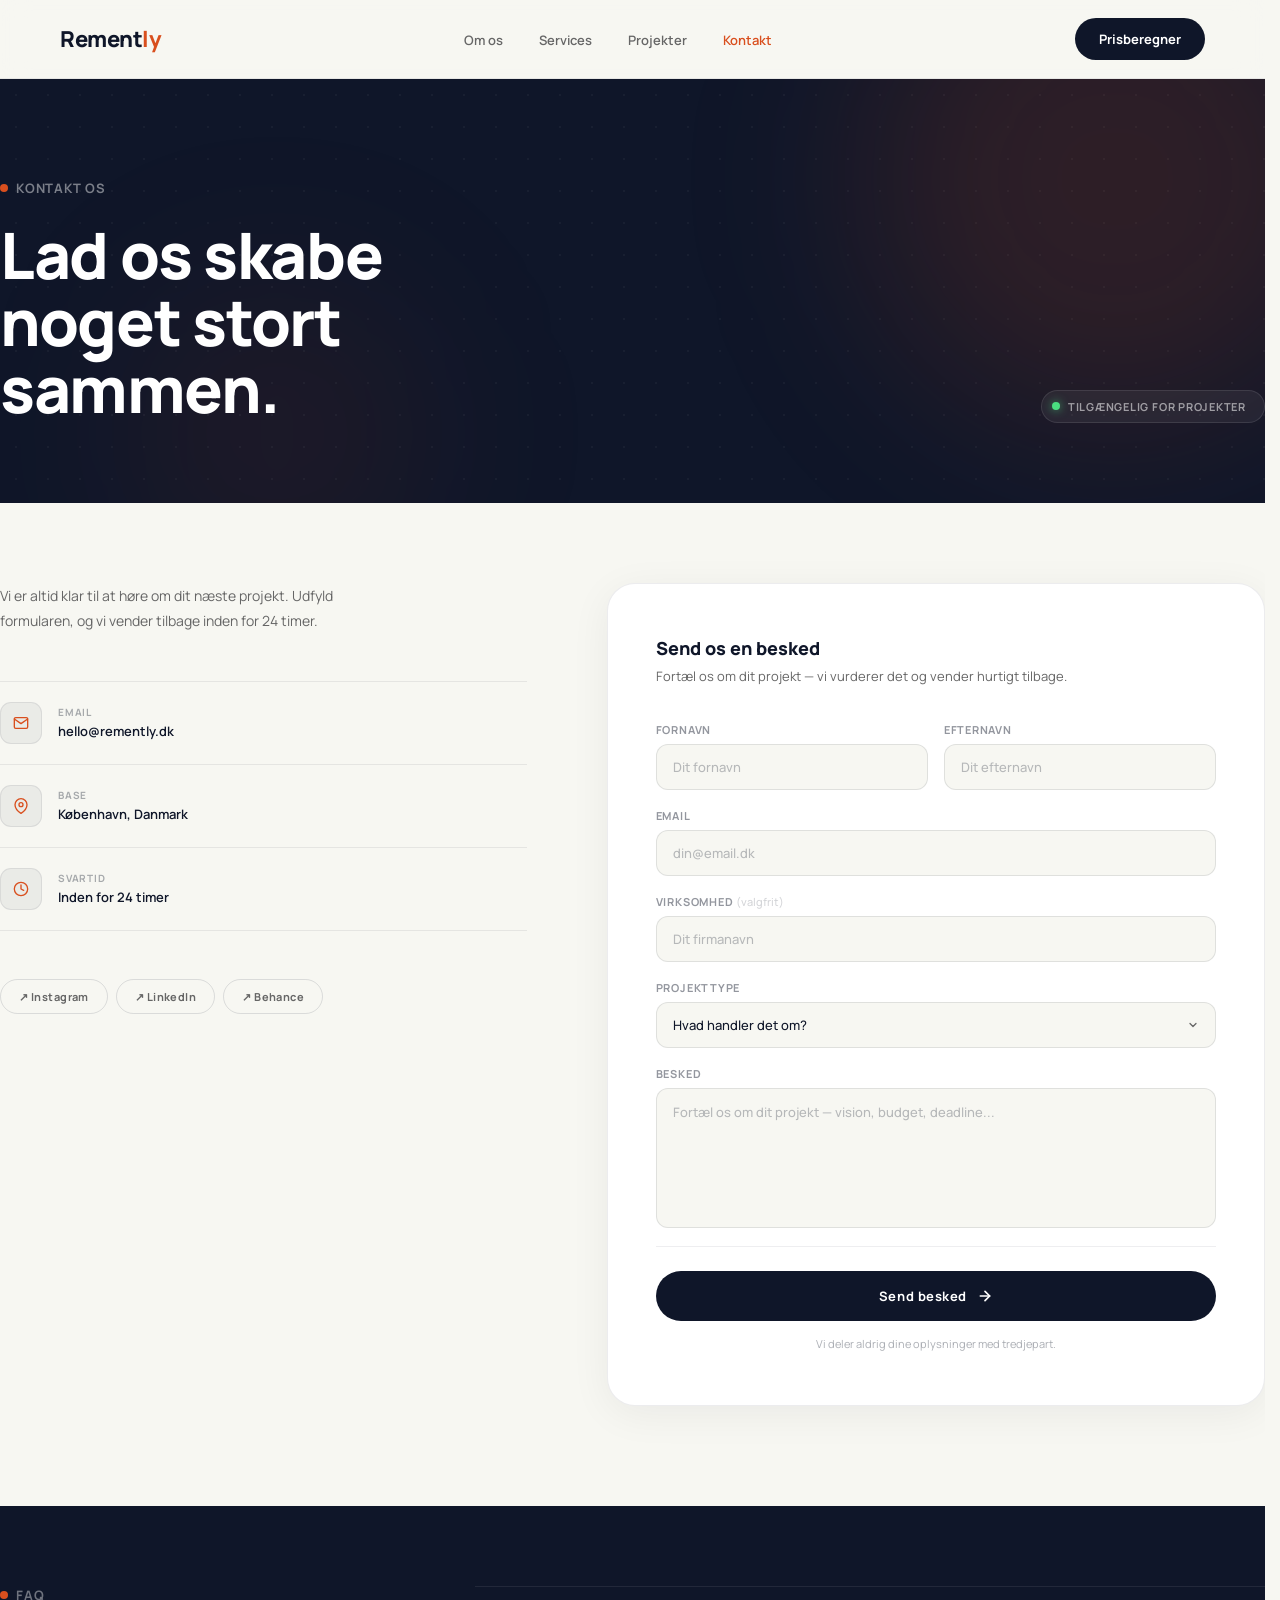
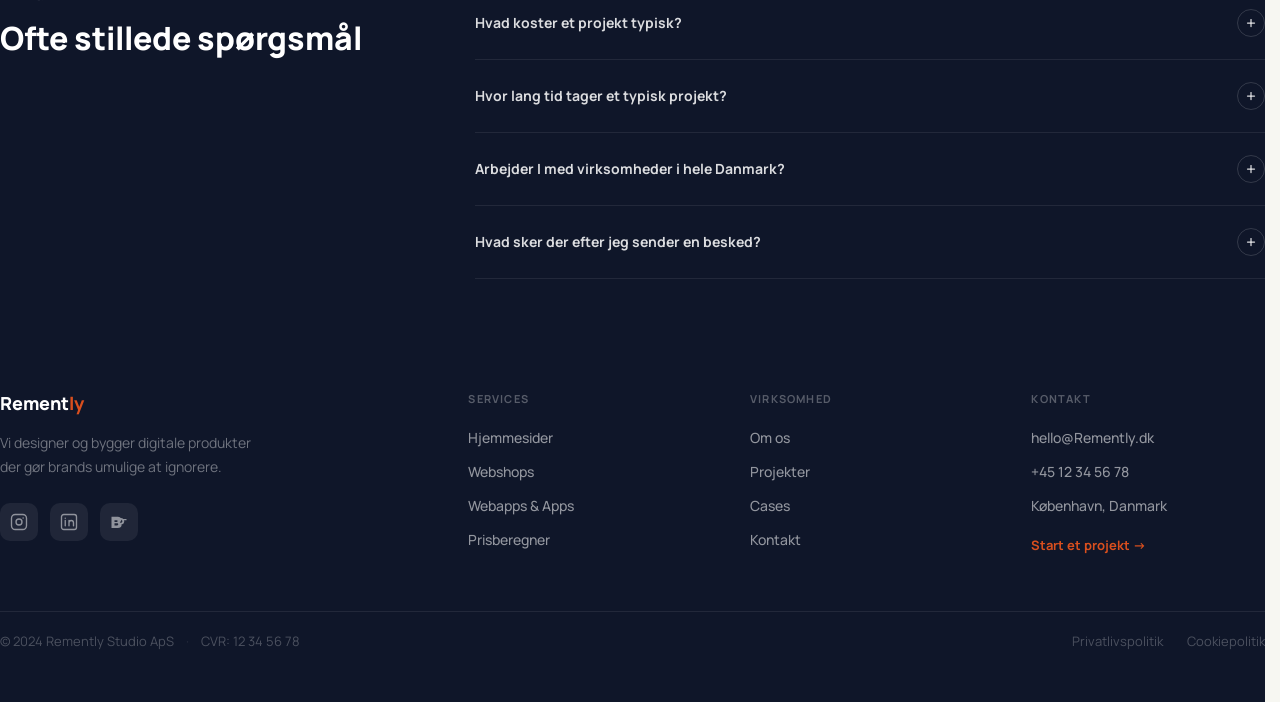
<file: contact.html>
<!DOCTYPE html>
<html lang="da">
<head>
<meta charset="UTF-8">
<meta name="viewport" content="width=device-width, initial-scale=1.0">
<title>Kontakt – Remently Creative Agency</title>
<link rel="preconnect" href="https://fonts.googleapis.com">
<link rel="preconnect" href="https://fonts.gstatic.com" crossorigin>
<link href="https://fonts.googleapis.com/css2?family=Manrope:wght@400;500;600;700;800&family=Merriweather:ital,wght@0,300;0,400;0,700;1,300;1,400;1,700&display=swap" rel="stylesheet">
<link rel="stylesheet" href="styles.css">
</head>
<body>

<nav class="site-nav">
  <div class="nav-inner">
    <a href="index.html" class="nav-logo">Rement<span>ly</span></a>
    <ul class="nav-links">
      <li><a href="about.html">Om os</a></li>
      <li><a href="index.html#services">Services</a></li>
      <li><a href="index.html#projects">Projekter</a></li>
      
      <li><a href="contact.html">Kontakt</a></li>
    </ul>
    <a href="priser.html" class="nav-cta">Prisberegner</a>
  </div>
</nav>
<script src="nav.js"></script>

<!-- HERO -->
<section class="contact-hero">
  <div class="hero-orb hero-orb-1"></div>
  <div class="hero-orb hero-orb-2"></div>
  <div class="container">
    <div class="contact-hero-inner">
      <div>
        <div class="contact-hero-label">
          <span class="hero-label-dot"></span>Kontakt os
        </div>
        <h1 class="contact-hero-headline">
          Lad os skabe<br>noget <em>stort</em><br>sammen.
        </h1>
      </div>
      <div class="hero-availability">
        <span class="avail-dot"></span>
        <span class="avail-text">Tilgængelig for projekter</span>
      </div>
    </div>
  </div>
</section>

<!-- CONTACT BODY -->
<section class="contact-body">
  <div class="container">
    <div class="contact-grid">

      <!-- Left: info -->
      <div class="reveal">
        <p class="contact-info-sub">Vi er altid klar til at høre om dit næste projekt. Udfyld formularen, og vi vender tilbage inden for 24 timer.</p>

        <div class="contact-detail-list">
          <div class="contact-detail">
            <div class="detail-icon">
              <svg width="16" height="16" viewBox="0 0 24 24" fill="none" stroke="var(--orange)" stroke-width="2" stroke-linecap="round" stroke-linejoin="round">
                <path d="M4 4h16c1.1 0 2 .9 2 2v12c0 1.1-.9 2-2 2H4c-1.1 0-2-.9-2-2V6c0-1.1.9-2 2-2z"/>
                <polyline points="22,6 12,13 2,6"/>
              </svg>
            </div>
            <div class="detail-text">
              <span class="detail-label">Email</span>
              <span class="detail-value">hello@remently.dk</span>
            </div>
          </div>
          <div class="contact-detail">
            <div class="detail-icon">
              <svg width="16" height="16" viewBox="0 0 24 24" fill="none" stroke="var(--orange)" stroke-width="2" stroke-linecap="round" stroke-linejoin="round">
                <path d="M21 10c0 7-9 13-9 13s-9-6-9-13a9 9 0 0 1 18 0z"/>
                <circle cx="12" cy="10" r="3"/>
              </svg>
            </div>
            <div class="detail-text">
              <span class="detail-label">Base</span>
              <span class="detail-value">København, Danmark</span>
            </div>
          </div>
          <div class="contact-detail">
            <div class="detail-icon">
              <svg width="16" height="16" viewBox="0 0 24 24" fill="none" stroke="var(--orange)" stroke-width="2" stroke-linecap="round" stroke-linejoin="round">
                <circle cx="12" cy="12" r="10"/>
                <polyline points="12 6 12 12 16 14"/>
              </svg>
            </div>
            <div class="detail-text">
              <span class="detail-label">Svartid</span>
              <span class="detail-value">Inden for 24 timer</span>
            </div>
          </div>
        </div>

        <div class="contact-socials">
          <a href="#" class="social-pill">↗ Instagram</a>
          <a href="#" class="social-pill">↗ LinkedIn</a>
          <a href="#" class="social-pill">↗ Behance</a>
        </div>
      </div>

      <!-- Right: form -->
      <div class="contact-form-wrap reveal" style="transition-delay:0.15s;">
        <div id="formWrap">
          <p class="form-title">Send os en besked</p>
          <p class="form-subtitle">Fortæl os om dit projekt — vi vurderer det og vender hurtigt tilbage.</p>

          <form id="contactForm" novalidate>
            <div class="form-row">
              <div class="form-group">
                <label class="form-label" for="fname">Fornavn</label>
                <input class="form-input" id="fname" type="text" placeholder="Dit fornavn" required>
              </div>
              <div class="form-group">
                <label class="form-label" for="lname">Efternavn</label>
                <input class="form-input" id="lname" type="text" placeholder="Dit efternavn" required>
              </div>
            </div>

            <div class="form-group">
              <label class="form-label" for="email">Email</label>
              <input class="form-input" id="email" type="email" placeholder="din@email.dk" required>
            </div>

            <div class="form-group">
              <label class="form-label" for="company">Virksomhed <span style="opacity:.4;font-weight:500;text-transform:none;letter-spacing:0;">(valgfrit)</span></label>
              <input class="form-input" id="company" type="text" placeholder="Dit firmanavn">
            </div>

            <div class="form-group">
              <label class="form-label" for="type">Projekttype</label>
              <select class="form-select" id="type" required>
                <option value="" disabled selected>Hvad handler det om?</option>
                <option>Web Design</option>
                <option>UI/UX Design</option>
                <option>E-commerce / Shopify</option>
                <option>Branding &amp; Identitet</option>
                <option>Mobile App</option>
                <option>Andet</option>
              </select>
            </div>

            <div class="form-group">
              <label class="form-label" for="message">Besked</label>
              <textarea class="form-textarea" id="message" placeholder="Fortæl os om dit projekt — vision, budget, deadline..." required></textarea>
            </div>

            <div class="form-divider"></div>

            <button type="submit" class="send-btn">
              Send besked
              <svg width="16" height="16" viewBox="0 0 24 24" fill="none" stroke="currentColor" stroke-width="2.5" stroke-linecap="round" stroke-linejoin="round">
                <line x1="5" y1="12" x2="19" y2="12"/>
                <polyline points="12 5 19 12 12 19"/>
              </svg>
            </button>
            <p class="form-note">Vi deler aldrig dine oplysninger med tredjepart.</p>
          </form>
        </div>

        <!-- Success state -->
        <div class="success-state" id="successState">
          <div class="success-icon">
            <svg width="28" height="28" viewBox="0 0 24 24" fill="none" stroke="#4ade80" stroke-width="2.5" stroke-linecap="round" stroke-linejoin="round">
              <polyline points="20 6 9 17 4 12"/>
            </svg>
          </div>
          <p class="success-title">Besked sendt!</p>
          <p class="success-sub">Tak for din henvendelse. Vi vender tilbage inden for 24 timer.</p>
        </div>
      </div>

    </div>
  </div>
</section>

<!-- FAQ STRIP -->
<section class="faq-strip">
  <div class="container">
    <div class="faq-strip-inner">
      <div class="reveal">
        <div class="faq-strip-label">
          <span class="hero-label-dot"></span>FAQ
        </div>
        <h2 class="faq-strip-title">Ofte stillede <em>spørgsmål</em></h2>
      </div>
      <div class="faq-list reveal" style="transition-delay:0.12s;">

        <div class="faq-item">
          <button class="faq-question">
            Hvad koster et projekt typisk?
            <span class="faq-icon">
              <svg width="12" height="12" viewBox="0 0 24 24" fill="none" stroke="currentColor" stroke-width="2.5" stroke-linecap="round"><line x1="12" y1="5" x2="12" y2="19"/><line x1="5" y1="12" x2="19" y2="12"/></svg>
            </span>
          </button>
          <div class="faq-answer">Prisen afhænger af projektets omfang og kompleksitet. Vi tilbyder et gratis indledende møde, hvor vi laver et skræddersyet tilbud baseret på dine behov og mål.</div>
        </div>

        <div class="faq-item">
          <button class="faq-question">
            Hvor lang tid tager et typisk projekt?
            <span class="faq-icon">
              <svg width="12" height="12" viewBox="0 0 24 24" fill="none" stroke="currentColor" stroke-width="2.5" stroke-linecap="round"><line x1="12" y1="5" x2="12" y2="19"/><line x1="5" y1="12" x2="19" y2="12"/></svg>
            </span>
          </button>
          <div class="faq-answer">Et webdesign-projekt tager typisk 3–6 uger afhængigt af størrelse. Vi tilbyder også hurtige leverancer ved behov — spørg os om vores fast-track mulighed.</div>
        </div>

        <div class="faq-item">
          <button class="faq-question">
            Arbejder I med virksomheder i hele Danmark?
            <span class="faq-icon">
              <svg width="12" height="12" viewBox="0 0 24 24" fill="none" stroke="currentColor" stroke-width="2.5" stroke-linecap="round"><line x1="12" y1="5" x2="12" y2="19"/><line x1="5" y1="12" x2="19" y2="12"/></svg>
            </span>
          </button>
          <div class="faq-answer">Ja — vi arbejder med kunder over hele Danmark og internationalt. Møder afholdes online eller fysisk i København.</div>
        </div>

        <div class="faq-item">
          <button class="faq-question">
            Hvad sker der efter jeg sender en besked?
            <span class="faq-icon">
              <svg width="12" height="12" viewBox="0 0 24 24" fill="none" stroke="currentColor" stroke-width="2.5" stroke-linecap="round"><line x1="12" y1="5" x2="12" y2="19"/><line x1="5" y1="12" x2="19" y2="12"/></svg>
            </span>
          </button>
          <div class="faq-answer">Vi vender tilbage inden for 24 timer med et svar. Herefter booker vi et gratis 30-minutters opkald, hvor vi afdækker dit projekt og drøfter de næste skridt.</div>
        </div>

      </div>
    </div>
  </div>
</section>

<!-- FOOTER -->
<footer>
  <div class="container">
    <div class="footer-top">
      <div class="footer-brand">
        <a href="index.html" class="footer-logo">Rement<span>ly</span></a>
        <p class="footer-tagline">Vi designer og bygger digitale produkter der gør brands umulige at ignorere.</p>
        <div class="footer-socials">
          <a href="#" class="footer-social" aria-label="Instagram">
            <svg width="18" height="18" viewBox="0 0 24 24" fill="none" stroke="currentColor" stroke-width="1.8" stroke-linecap="round" stroke-linejoin="round"><rect x="2" y="2" width="20" height="20" rx="5"/><circle cx="12" cy="12" r="4"/><circle cx="17.5" cy="6.5" r="1" fill="currentColor" stroke="none"/></svg>
          </a>
          <a href="#" class="footer-social" aria-label="LinkedIn">
            <svg width="18" height="18" viewBox="0 0 24 24" fill="none" stroke="currentColor" stroke-width="1.8" stroke-linecap="round" stroke-linejoin="round"><rect x="2" y="2" width="20" height="20" rx="3"/><path d="M7 10v7M7 7v.01M12 10v7M12 13a3 3 0 0 1 6 0v4"/></svg>
          </a>
          <a href="#" class="footer-social" aria-label="Behance">
            <svg width="18" height="18" viewBox="0 0 24 24" fill="currentColor"><path d="M9.5 13.5H6v3h3.5c1 0 1.5-.5 1.5-1.5s-.5-1.5-1.5-1.5zm-.5-4H6v2.5h3c.8 0 1.3-.5 1.3-1.3 0-.7-.5-1.2-1.3-1.2zM22 9.5h-5V8h5v1.5zM2 5h8.5C13 5 15 6.5 15 9c0 1.5-.8 2.7-2 3.3C14.5 13 15.5 14.3 15.5 16c0 2.8-2.2 4-5 4H2V5zm17 6c0 2.5-1.8 4.5-4.5 4.5S10 13.5 10 11s1.8-4.5 4.5-4.5S19 8.5 19 11zm-2.5 0c0-1.1-.9-2-2-2s-2 .9-2 2 .9 2 2 2 2-.9 2-2z"/></svg>
          </a>
        </div>
      </div>
      <div class="footer-col">
        <div class="footer-col-title">Services</div>
        <ul class="footer-nav">
          <li><a href="index.html#services">Hjemmesider</a></li>
          <li><a href="index.html#services">Webshops</a></li>
          <li><a href="index.html#services">Webapps &amp; Apps</a></li>
          <li><a href="priser.html">Prisberegner</a></li>
        </ul>
      </div>
      <div class="footer-col">
        <div class="footer-col-title">Virksomhed</div>
        <ul class="footer-nav">
          <li><a href="about.html">Om os</a></li>
          <li><a href="index.html#projects">Projekter</a></li>
          <li><a href="index.html#projects">Cases</a></li>
          <li><a href="contact.html">Kontakt</a></li>
        </ul>
      </div>
      <div class="footer-col">
        <div class="footer-col-title">Kontakt</div>
        <ul class="footer-nav">
          <li><a href="mailto:hello@remently.dk">hello@Remently.dk</a></li>
          <li><a href="tel:+4512345678">+45 12 34 56 78</a></li>
          <li><span>København, Danmark</span></li>
          <li><a href="contact.html" class="footer-cta-link">Start et projekt →</a></li>
        </ul>
      </div>
    </div>
    <div class="footer-bottom">
      <div class="footer-bottom-left">
        <span>© 2024 Remently Studio ApS</span>
        <span class="footer-divider">·</span>
        <span>CVR: 12 34 56 78</span>
      </div>
      <div class="footer-bottom-right">
        <a href="#">Privatlivspolitik</a>
        <a href="#">Cookiepolitik</a>
      </div>
    </div>
  </div>
</footer>

<script src="contact.js"></script>

</body>
</html>
</file>
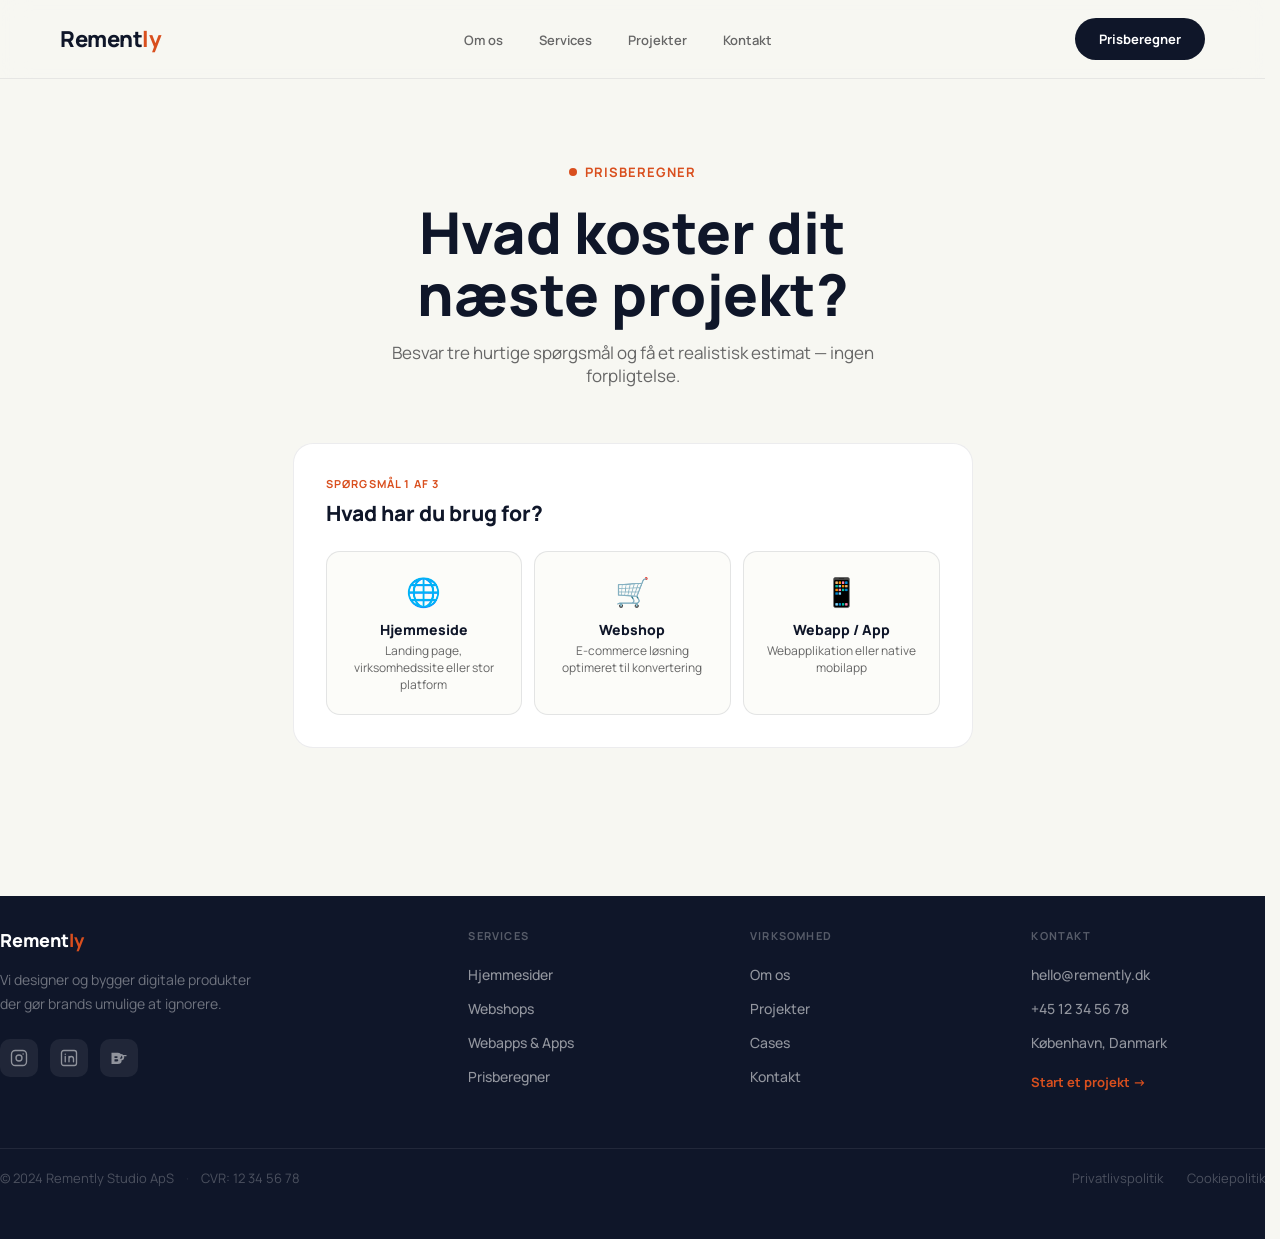
<file: priser.html>
<!DOCTYPE html>
<html lang="da">
<head>
<meta charset="UTF-8">
<meta name="viewport" content="width=device-width, initial-scale=1.0">
<title>Prisberegner – Remently</title>
<link rel="preconnect" href="https://fonts.googleapis.com">
<link rel="preconnect" href="https://fonts.gstatic.com" crossorigin>
<link href="https://fonts.googleapis.com/css2?family=Manrope:wght@400;500;600;700;800&family=Merriweather:ital,wght@0,300;0,400;0,700;1,300;1,400;1,700&display=swap" rel="stylesheet">
<link rel="stylesheet" href="styles.css">
</head>
<body>

<nav class="site-nav">
  <div class="nav-inner">
    <a href="index.html" class="nav-logo">Rement<span>ly</span></a>
    <ul class="nav-links">
      <li><a href="about.html">Om os</a></li>
      <li><a href="index.html#services">Services</a></li>
      <li><a href="index.html#projects">Projekter</a></li>
      
      <li><a href="contact.html">Kontakt</a></li>
    </ul>
    <a href="priser.html" class="nav-cta">Prisberegner</a>
  </div>
</nav>
<script src="nav.js"></script>

<section class="calc-hero">
  <div class="container">
    <div class="calc-label"><span class="calc-label-dot"></span>Prisberegner</div>
    <h1>Hvad koster dit<br><em>næste projekt?</em></h1>
    <p>Besvar tre hurtige spørgsmål og få et realistisk estimat — ingen forpligtelse.</p>
  </div>
</section>

<div class="container">
  <div class="calc-wrap">

    <!-- STEP 1 -->
    <div class="step-block visible" id="block1">
      <div class="step-card">
        <div class="step-q">Spørgsmål 1 af 3</div>
        <div class="step-title">Hvad har du brug for?</div>
        <div class="type-grid">
          <div class="type-card" data-type="hjemmeside" onclick="selectType(this)">
            <div class="type-icon">🌐</div>
            <div class="type-name">Hjemmeside</div>
            <div class="type-desc">Landing page, virksomhedssite eller stor platform</div>
          </div>
          <div class="type-card" data-type="webshop" onclick="selectType(this)">
            <div class="type-icon">🛒</div>
            <div class="type-name">Webshop</div>
            <div class="type-desc">E-commerce løsning optimeret til konvertering</div>
          </div>
          <div class="type-card" data-type="app" onclick="selectType(this)">
            <div class="type-icon">📱</div>
            <div class="type-name">Webapp / App</div>
            <div class="type-desc">Webapplikation eller native mobilapp</div>
          </div>
        </div>
      </div>
    </div>

    <!-- STEP 2 -->
    <div class="step-block" id="block2">
      <div class="step-card">
        <div class="step-q">Spørgsmål 2 af 3</div>
        <div class="step-title">Hvad er omfanget?</div>
        <div class="scope-grid" id="scopeGrid"></div>
      </div>
    </div>

    <!-- STEP 3 -->
    <div class="step-block" id="block3">
      <div class="step-card">
        <div class="step-q">Spørgsmål 3 af 3</div>
        <div class="step-title">Har du brug for nogle af disse?</div>
        <div class="addons-grid">
          <div class="addon-row" data-price="3000" onclick="toggleAddon(this)">
            <div class="addon-left">
              <div class="addon-check"><svg width="12" height="10" viewBox="0 0 12 10" fill="none"><path d="M1 5l3.5 3.5L11 1" stroke="#fff" stroke-width="2" stroke-linecap="round" stroke-linejoin="round"/></svg></div>
              <div class="addon-name">CMS / Admin panel</div>
            </div>
            <div class="addon-price">+3.000 kr.</div>
          </div>
          <div class="addon-row" data-price="2000" onclick="toggleAddon(this)">
            <div class="addon-left">
              <div class="addon-check"><svg width="12" height="10" viewBox="0 0 12 10" fill="none"><path d="M1 5l3.5 3.5L11 1" stroke="#fff" stroke-width="2" stroke-linecap="round" stroke-linejoin="round"/></svg></div>
              <div class="addon-name">Animationer & avanceret design</div>
            </div>
            <div class="addon-price">+2.000 kr.</div>
          </div>
          <div class="addon-row" data-price="4000" onclick="toggleAddon(this)">
            <div class="addon-left">
              <div class="addon-check"><svg width="12" height="10" viewBox="0 0 12 10" fill="none"><path d="M1 5l3.5 3.5L11 1" stroke="#fff" stroke-width="2" stroke-linecap="round" stroke-linejoin="round"/></svg></div>
              <div class="addon-name">SEO-opsætning</div>
            </div>
            <div class="addon-price">+4.000 kr.</div>
          </div>
          <div class="addon-row" data-price="4000" onclick="toggleAddon(this)">
            <div class="addon-left">
              <div class="addon-check"><svg width="12" height="10" viewBox="0 0 12 10" fill="none"><path d="M1 5l3.5 3.5L11 1" stroke="#fff" stroke-width="2" stroke-linecap="round" stroke-linejoin="round"/></svg></div>
              <div class="addon-name">Betalingsintegration</div>
            </div>
            <div class="addon-price">+4.000 kr.</div>
          </div>
          <div class="addon-row" data-price="4000" onclick="toggleAddon(this)">
            <div class="addon-left">
              <div class="addon-check"><svg width="12" height="10" viewBox="0 0 12 10" fill="none"><path d="M1 5l3.5 3.5L11 1" stroke="#fff" stroke-width="2" stroke-linecap="round" stroke-linejoin="round"/></svg></div>
              <div class="addon-name">Flersproget indhold</div>
            </div>
            <div class="addon-price">+4.000 kr.</div>
          </div>
          <div class="addon-row" data-price="akut" onclick="toggleAddon(this)">
            <div class="addon-left">
              <div class="addon-check"><svg width="12" height="10" viewBox="0 0 12 10" fill="none"><path d="M1 5l3.5 3.5L11 1" stroke="#fff" stroke-width="2" stroke-linecap="round" stroke-linejoin="round"/></svg></div>
              <div class="addon-name">Akut levering</div>
            </div>
            <div class="addon-price">+25%</div>
          </div>
        </div>
        <div class="addon-skip">Ingen tilvalg? Det er helt fint — tryk bare videre.</div>
        <button class="reveal-btn" onclick="showResult()">
          Se dit estimat <span class="reveal-btn-arrow">→</span>
        </button>
      </div>
    </div>

    <!-- RESULT -->
    <div class="step-block" id="blockResult">
      <div class="result-card">
        <div class="result-label">Dit estimat</div>
        <div class="result-price" id="resultPrice">—</div>
        <div class="result-note">Ekskl. moms · Vejledende prisinterval</div>
        <div class="result-divider"></div>
        <div class="result-breakdown" id="resultBreakdown"></div>
        <div class="result-total-row">
          <span class="result-total-label">Estimeret total</span>
          <span class="result-total-val" id="resultTotal">—</span>
        </div>
        <a href="contact.html" class="result-cta">Få et præcist tilbud →</a>
        <div class="result-cta-note">Ingen forpligtelse · Svar inden 24 timer</div>
        <div class="result-restart" onclick="restart()">Start forfra</div>
      </div>
    </div>

  </div>
</div>

<footer>
  <div class="container">
    <div class="footer-top">
      <div class="footer-brand">
        <a href="index.html" class="footer-logo">Rement<span>ly</span></a>
        <p class="footer-tagline">Vi designer og bygger digitale produkter der gør brands umulige at ignorere.</p>
        <div class="footer-socials">
          <a href="#" class="footer-social" aria-label="Instagram">
            <svg width="18" height="18" viewBox="0 0 24 24" fill="none" stroke="currentColor" stroke-width="1.8" stroke-linecap="round" stroke-linejoin="round"><rect x="2" y="2" width="20" height="20" rx="5"/><circle cx="12" cy="12" r="4"/><circle cx="17.5" cy="6.5" r="1" fill="currentColor" stroke="none"/></svg>
          </a>
          <a href="#" class="footer-social" aria-label="LinkedIn">
            <svg width="18" height="18" viewBox="0 0 24 24" fill="none" stroke="currentColor" stroke-width="1.8" stroke-linecap="round" stroke-linejoin="round"><rect x="2" y="2" width="20" height="20" rx="3"/><path d="M7 10v7M7 7v.01M12 10v7M12 13a3 3 0 0 1 6 0v4"/></svg>
          </a>
          <a href="#" class="footer-social" aria-label="Behance">
            <svg width="18" height="18" viewBox="0 0 24 24" fill="currentColor"><path d="M9.5 13.5H6v3h3.5c1 0 1.5-.5 1.5-1.5s-.5-1.5-1.5-1.5zm-.5-4H6v2.5h3c.8 0 1.3-.5 1.3-1.3 0-.7-.5-1.2-1.3-1.2zM22 9.5h-5V8h5v1.5zM2 5h8.5C13 5 15 6.5 15 9c0 1.5-.8 2.7-2 3.3C14.5 13 15.5 14.3 15.5 16c0 2.8-2.2 4-5 4H2V5zm17 6c0 2.5-1.8 4.5-4.5 4.5S10 13.5 10 11s1.8-4.5 4.5-4.5S19 8.5 19 11zm-2.5 0c0-1.1-.9-2-2-2s-2 .9-2 2 .9 2 2 2 2-.9 2-2z"/></svg>
          </a>
        </div>
      </div>
      <div class="footer-col">
        <div class="footer-col-title">Services</div>
        <ul class="footer-nav">
          <li><a href="index.html#services">Hjemmesider</a></li>
          <li><a href="index.html#services">Webshops</a></li>
          <li><a href="index.html#services">Webapps &amp; Apps</a></li>
          <li><a href="priser.html">Prisberegner</a></li>
        </ul>
      </div>
      <div class="footer-col">
        <div class="footer-col-title">Virksomhed</div>
        <ul class="footer-nav">
          <li><a href="about.html">Om os</a></li>
          <li><a href="index.html#projects">Projekter</a></li>
          <li><a href="index.html#projects">Cases</a></li>
          <li><a href="contact.html">Kontakt</a></li>
        </ul>
      </div>
      <div class="footer-col">
        <div class="footer-col-title">Kontakt</div>
        <ul class="footer-nav">
          <li><a href="mailto:hello@remently.dk">hello@remently.dk</a></li>
          <li><a href="tel:+4512345678">+45 12 34 56 78</a></li>
          <li><span>København, Danmark</span></li>
          <li><a href="contact.html" class="footer-cta-link">Start et projekt →</a></li>
        </ul>
      </div>
    </div>
    <div class="footer-bottom">
      <div class="footer-bottom-left">
        <span>© 2024 Remently Studio ApS</span>
        <span class="footer-divider">·</span>
        <span>CVR: 12 34 56 78</span>
      </div>
      <div class="footer-bottom-right">
        <a href="#">Privatlivspolitik</a>
        <a href="#">Cookiepolitik</a>
      </div>
    </div>
  </div>
</footer>

<script src="priser.js"></script>
</body>
</html>
</file>
<file: styles.css>
/* ══════════════════════════════════════
   trovic_full (3).html
══════════════════════════════════════ */

*,
*::before,
*::after {
	box-sizing: border-box;
	margin: 0;
	padding: 0;
}

:root {
	--cream: #f7f7f2;
	--orange: #d94f1e;
	--dark: #0f1629;
	--mid: #666;
	--card-bg: #fff;
}

html {
	scroll-behavior: smooth;
	scrollbar-gutter: stable;
}

@supports not (scrollbar-gutter: stable) {
	html {
		overflow-y: scroll;
	}
}

body {
	background: var(--cream);
	font-family: "Manrope", sans-serif;
	color: var(--dark);
	min-height: 100vh;
}

.container {
	width: 100%;
	max-width: 1300px;
	margin: 0 auto;
	padding: 0;
}

.label {
	display: flex;
	align-items: center;
	gap: 8px;
	font-size: 14px;
	font-weight: 600;
	color: var(--dark);
}

.label-dot {
	width: 10px;
	height: 10px;
	background: var(--orange);
	border-radius: 50%;
	flex-shrink: 0;
}

.headline {
	font-family: "Manrope", sans-serif;
	font-size: clamp(36px, 4vw, 54px);
	font-weight: 800;
	color: var(--dark);
	line-height: 1.1;
}

.headline em {
	font-family: "Merriweather", serif;
	font-style: italic;
	color: var(--orange);
	font-weight: 400;
}

@keyframes rotateDiamond {
	from {
		transform: rotate(45deg);
	}

	to {
		transform: rotate(405deg);
	}
}

@keyframes spin {
	from {
		transform: rotate(0deg);
	}

	to {
		transform: rotate(360deg);
	}
}

@keyframes fadeUp {
	to {
		opacity: 1;
		transform: translateY(0);
	}
}

/* NAV */
nav {
	position: sticky;
	top: 0;
	z-index: 100;
	background: rgba(247, 247, 242, 0.90);
	backdrop-filter: blur(14px);
	border-bottom: 1px solid rgba(15, 22, 41, 0.07);
	padding: 18px 0;
}

.nav-inner {
	display: flex;
	align-items: center;
	justify-content: space-between;
	max-width: 1300px;
	margin: 0 auto;
	padding: 0 60px;
}

.nav-logo {
	font-size: 22px;
	font-weight: 800;
	color: var(--dark);
	letter-spacing: -0.02em;
	text-decoration: none;
}

.nav-logo span {
	color: var(--orange);
}

.nav-links {
	display: flex;
	gap: 36px;
	list-style: none;
}

.nav-links a {
	font-size: 13px;
	font-weight: 600;
	color: var(--mid);
	text-decoration: none;
	transition: color 0.2s;
}

.nav-links a:hover,
.nav-links a.active {
	color: var(--orange);
}

.nav-cta {
	display: inline-flex;
	align-items: center;
	gap: 8px;
	background: var(--dark);
	color: #fff;
	font-family: "Manrope", sans-serif;
	font-weight: 700;
	font-size: 13px;
	padding: 12px 24px;
	border-radius: 100px;
	border: none;
	cursor: pointer;
	transition: background 0.2s, transform 0.2s;
	text-decoration: none;
}

.nav-cta:hover {
	background: var(--orange);
	transform: translateY(-1px);
}

/* HERO */
.hero {
	position: relative;
	min-height: 100vh;
	display: flex;
	flex-direction: column;
	overflow: hidden;
	background: var(--cream);
}

.hero-grid-bg {
	position: absolute;
	inset: 0;
	background-image: radial-gradient(circle, rgba(15, 22, 41, 0.07) 1px, transparent 1px);
	background-size: 32px 32px;
	pointer-events: none;
	z-index: 0;
}

.orb {
	position: absolute;
	border-radius: 50%;
	filter: blur(90px);
	pointer-events: none;
	z-index: 0;
}


.orb-2 {
	width: 380px;
	height: 380px;
	background: rgba(15, 22, 41, 0.06);
	bottom: -60px;
	left: 10%;
	animation: orbFloat 11s ease-in-out infinite reverse;
}

@keyframes orbFloat {

	0%,
	100% {
		transform: translate(0, 0) scale(1);
	}

	50% {
		transform: translate(20px, -30px) scale(1.05);
	}
}

.hero-ticker {
	width: 100%;
	background: var(--dark);
	padding: 10px 0;
	overflow: hidden;
	position: relative;
	z-index: 2;
	flex-shrink: 0;
}

.ticker-track {
	display: flex;
	white-space: nowrap;
	animation: ticker 30s linear infinite;
	will-change: transform;
}

.ticker-set {
	display: inline-flex;
	gap: 32px;
	padding-right: 32px;
	flex-shrink: 0;
}

.ticker-set span {
	font-size: 11px;
	font-weight: 700;
	letter-spacing: 0.1em;
	text-transform: uppercase;
	color: rgba(255, 255, 255, 0.7);
}

.ticker-dot {
	color: var(--orange) !important;
	font-size: 8px !important;
}

@keyframes ticker {
	from {
		transform: translateX(0);
	}
	to {
		transform: translateX(-50%);
	}
}

.hero-inner {
	flex: 1;
	display: grid;
	grid-template-columns: 60% 1fr;
	align-items: center;
	gap: 60px;
	position: relative;
	z-index: 2;
}

.hero-left {
	display: flex;
	flex-direction: column;
	gap: 28px;
}

.hero-badge {
	display: inline-flex;
	align-items: center;
	gap: 8px;
	background: rgba(217, 79, 30, 0.1);
	border: 1px solid rgba(217, 79, 30, 0.25);
	color: var(--orange);
	font-size: 12px;
	font-weight: 700;
	padding: 8px 16px;
	border-radius: 100px;
	letter-spacing: 0.04em;
	width: fit-content;
	opacity: 0;
	animation: fadeUp 0.7s ease 0.1s forwards;
}

.badge-dot {
	width: 7px;
	height: 7px;
	background: var(--orange);
	border-radius: 50%;
	animation: pulse 2s ease infinite;
}

@keyframes pulse {

	0%,
	100% {
		opacity: 1;
		transform: scale(1);
	}

	50% {
		opacity: 0.5;
		transform: scale(0.8);
	}
}

.hero-headline {
	font-family: "Manrope", sans-serif;
	font-weight: 800;
	font-size: clamp(52px, 5.5vw, 82px);
	line-height: 1.02;
	color: var(--dark);
	letter-spacing: -0.03em;
}

.hero-headline em {
	font-family: "Merriweather", serif;
	font-style: italic;
	color: var(--orange);
	font-weight: 400;
}

.line {
	display: block;
	opacity: 0;
	transform: translateY(30px);
}

.line-1 {
	animation: fadeUp 0.7s ease 0.25s forwards;
}

.line-2 {
	animation: fadeUp 0.7s ease 0.4s forwards;
}

.line-3 {
	animation: fadeUp 0.7s ease 0.55s forwards;
}

.hero-sub {
	font-size: 16px;
	line-height: 1.7;
	color: var(--mid);
	max-width: 420px;
}

.hero-actions {
	display: flex;
	align-items: center;
	gap: 16px;
}

.btn-primary {
	display: inline-flex;
	align-items: center;
	gap: 10px;
	background: var(--dark);
	color: #fff;
	font-family: "Manrope", sans-serif;
	font-weight: 700;
	font-size: 14px;
	padding: 16px 32px;
	border-radius: 100px;
	border: none;
	cursor: pointer;
	text-decoration: none;
	transition: background 0.2s, transform 0.2s, box-shadow 0.2s;
	letter-spacing: 0.02em;
}

.btn-primary:hover {
	background: var(--orange);
	transform: translateY(-2px);
	box-shadow: 0 12px 32px rgba(217, 79, 30, 0.35);
}



.play-icon {
	font-size: 10px;
	width: 26px;
	height: 26px;
	background: var(--dark);
	color: #fff;
	border-radius: 50%;
	display: flex;
	align-items: center;
	justify-content: center;
	transition: background 0.2s;
	padding-left: 2px;
}



.hero-proof {
	display: flex;
	align-items: center;
	gap: 12px;
	opacity: 0;
	animation: fadeUp 0.7s ease 1s forwards;
}

.proof-avatars {
	display: flex;
}

.proof-av {
	width: 32px;
	height: 32px;
	border-radius: 50%;
	border: 2px solid var(--cream);
	margin-left: -8px;
	flex-shrink: 0;
}

.proof-av:first-child {
	margin-left: 0;
}

.proof-text {
	font-size: 13px;
	color: var(--mid);
	font-weight: 500;
}

.proof-num {
	font-weight: 800;
	color: var(--dark);
}

.hero-right {
	position: relative;
	height: 520px;
	display: flex;
	align-items: center;
	justify-content: center;
	opacity: 0;
	animation: fadeUp 0.9s ease 0.5s forwards;
}

.hero-img {
	width: 100%;
	height: 100%;
	object-fit: cover;
	object-position: center;
	border-radius: 20px;
	display: block;
}

.hero-card-main {
	width: 100%;
	max-width: 400px;
	background: #fff;
	border-radius: 20px;
	overflow: hidden;
	box-shadow: 0 32px 80px rgba(15, 22, 41, 0.14);
	position: relative;
	z-index: 3;
	transition: transform 0.4s ease;
}

.hero-card-main:hover {
	transform: translateY(-6px) rotate(-0.5deg);
}

.hcard-label {
	font-size: 10px;
	font-weight: 700;
	letter-spacing: 0.1em;
	text-transform: uppercase;
	color: #aaa;
	padding: 16px 20px 0;
}

.hcard-screen {
	margin: 10px 16px;
	background: #f8f8f8;
	border-radius: 10px;
	overflow: hidden;
	border: 1px solid #eee;
}

.screen-bar {
	background: #ebebeb;
	padding: 7px 10px;
	display: flex;
	gap: 5px;
}

.screen-dot {
	width: 7px;
	height: 7px;
	border-radius: 50%;
}

.screen-body {
	padding: 12px;
	display: flex;
	flex-direction: column;
	gap: 8px;
}

.screen-hero-block {
	width: 100%;
	height: 80px;
	background: linear-gradient(135deg, var(--dark) 0%, #1e2a40 100%);
	border-radius: 6px;
	position: relative;
	overflow: hidden;
}

.screen-hero-block::after {
	content: "";
	position: absolute;
	top: 50%;
	left: 20px;
	transform: translateY(-50%);
	width: 60%;
	height: 8px;
	background: rgba(255, 255, 255, 0.3);
	border-radius: 4px;
}

.screen-row {
	display: grid;
	grid-template-columns: repeat(3, 1fr);
	gap: 6px;
}

.screen-card {
	height: 40px;
	background: #eee;
	border-radius: 6px;
}

.sc-orange {
	background: rgba(217, 79, 30, 0.2);
}

.screen-line {
	height: 6px;
	background: #e5e5e5;
	border-radius: 3px;
}

.sl-long {
	width: 100%;
}

.sl-mid {
	width: 65%;
}

.hcard-footer {
	display: flex;
	align-items: center;
	justify-content: space-between;
	padding: 12px 20px 16px;
}

.hcard-name {
	font-size: 14px;
	font-weight: 800;
	color: var(--dark);
}

.hcard-tag {
	font-size: 10px;
	font-weight: 700;
	background: rgba(217, 79, 30, 0.1);
	color: var(--orange);
	padding: 4px 10px;
	border-radius: 100px;
	letter-spacing: 0.05em;
}

.float-pill {
	position: absolute;
	background: #fff;
	border-radius: 14px;
	padding: 12px 16px;
	display: flex;
	align-items: center;
	gap: 12px;
	box-shadow: 0 8px 30px rgba(15, 22, 41, 0.1);
	z-index: 5;
}

.float-pill-1 {
	top: 30px;
	right: -20px;
	animation: floatY 5s ease-in-out infinite;
}

.float-pill-2 {
	bottom: 60px;
	left: -30px;
	animation: floatY 7s ease-in-out infinite reverse;
}

@keyframes floatY {

	0%,
	100% {
		transform: translateY(0);
	}

	50% {
		transform: translateY(-10px);
	}
}

.pill-icon {
	width: 34px;
	height: 34px;
	background: rgba(217, 79, 30, 0.1);
	color: var(--orange);
	font-size: 16px;
	font-weight: 800;
	border-radius: 10px;
	display: flex;
	align-items: center;
	justify-content: center;
	flex-shrink: 0;
}

.pill-num {
	font-size: 16px;
	font-weight: 800;
	color: var(--dark);
	line-height: 1;
}

.pill-label {
	font-size: 10px;
	color: #aaa;
	font-weight: 600;
	margin-top: 2px;
}

.float-avatar-card {
	position: absolute;
	bottom: 20px;
	right: -10px;
	background: var(--dark);
	border-radius: 14px;
	padding: 12px 16px;
	display: flex;
	align-items: center;
	gap: 10px;
	box-shadow: 0 8px 30px rgba(0, 0, 0, 0.2);
	z-index: 5;
	animation: floatY 6s ease-in-out infinite 1s;
}

.fac-av {
	width: 34px;
	height: 34px;
	border-radius: 50%;
	background: #e8a030;
	flex-shrink: 0;
}

.fac-name {
	font-size: 13px;
	font-weight: 700;
	color: #fff;
	line-height: 1;
}

.fac-role {
	font-size: 10px;
	color: rgba(255, 255, 255, 0.5);
	margin-top: 2px;
}

.hero-diamond {
	position: absolute;
	top: 10px;
	left: -20px;
	width: 50px;
	height: 50px;
	background: var(--orange);
	border-radius: 6px;
	animation: rotateDiamond 5s linear infinite;
	z-index: 1;
	opacity: 0.85;
}

.scroll-indicator {
	position: absolute;
	bottom: 32px;
	left: 50%;
	transform: translateX(-50%);
	display: flex;
	flex-direction: column;
	align-items: center;
	gap: 8px;
	z-index: 3;
	opacity: 0;
	animation: fadeUp 0.7s ease 1.3s forwards;
}

.scroll-line {
	width: 1px;
	height: 40px;
	background: linear-gradient(to bottom, var(--orange), transparent);
	animation: scrollLine 1.8s ease-in-out infinite;
}

@keyframes scrollLine {
	0% {
		transform: scaleY(0);
		transform-origin: top;
	}

	50% {
		transform: scaleY(1);
		transform-origin: top;
	}

	51% {
		transform: scaleY(1);
		transform-origin: bottom;
	}

	100% {
		transform: scaleY(0);
		transform-origin: bottom;
	}
}

.scroll-indicator span {
	font-size: 10px;
	font-weight: 700;
	letter-spacing: 0.12em;
	text-transform: uppercase;
	color: #aaa;
}

/* SECTION */
.page-section {
	padding: 100px 0;
}

.page-section+.page-section {
	border-top: 1px solid rgba(15, 22, 41, 0.08);
}

.section-header {
	display: flex;
	justify-content: space-between;
	align-items: flex-end;
	margin-bottom: 56px;
}

.section-header-left {
	display: flex;
	flex-direction: column;
	gap: 16px;
}

.section-header-right {
	display: flex;
	flex-direction: column;
	align-items: flex-end;
	gap: 16px;
}

.header-desc {
	font-size: 14px;
	line-height: 1.75;
	color: var(--mid);
	max-width: 300px;
	text-align: right;
}

.cta-btn {
	display: inline-flex;
	align-items: center;
	gap: 10px;
	background: var(--dark);
	color: #fff;
	font-family: "Manrope", sans-serif;
	font-weight: 700;
	font-size: 13px;
	padding: 14px 28px;
	border-radius: 100px;
	cursor: pointer;
	border: none;
	transition: background 0.2s, transform 0.2s;
}

.cta-btn:hover {
	background: var(--orange);
	transform: translateY(-2px);
}

/* ABOUT */
.about-grid {
	display: grid;
	grid-template-columns: 1fr 1.1fr 0.55fr;
	align-items: center;
	gap: 40px;
}

.about-left {
	display: flex;
	flex-direction: column;
	gap: 24px;
}

.about-headline {
	font-family: "Manrope", sans-serif;
	font-size: clamp(38px, 4vw, 56px);
	font-weight: 800;
	color: var(--dark);
	line-height: 1.12;
}

.about-headline em {
	font-family: "Merriweather", serif;
	font-style: italic;
	color: var(--orange);
	font-weight: 400;
}

.body-text {
	font-size: 13.5px;
	line-height: 1.75;
	color: var(--mid);
	max-width: 340px;
}

.author {
	display: flex;
	flex-direction: column;
	gap: 6px;
	margin-top: 8px;
}

.author-row {
	display: flex;
	align-items: center;
	gap: 14px;
}

.author-avatar {
	width: 50px;
	height: 50px;
	border-radius: 50%;
	background: #e8a030;
	display: flex;
	align-items: center;
	justify-content: center;
	overflow: hidden;
	flex-shrink: 0;
}

.author-avatar svg {
	width: 32px;
	height: 32px;
	fill: #6b3a00;
}

.author-name {
	font-weight: 700;
	font-size: 15px;
	color: var(--dark);
}

.author-title {
	font-size: 12px;
	color: #888;
}

.signature {
	font-family: "Merriweather", serif;
	font-style: italic;
	font-size: 22px;
	color: #333;
	margin-left: 64px;
}

.image-card {
	border-radius: 20px;
	overflow: hidden;
	width: 100%;
	max-width: 390px;
	aspect-ratio: 3/4;
	box-shadow: 0 20px 60px rgba(0, 0, 0, 0.12);
}

.image-card img {
	width: 100%;
	height: 100%;
	object-fit: cover;
	display: block;
}

.about-right {
	display: flex;
	flex-direction: column;
	align-items: flex-start;
	gap: 48px;
	padding-left: 20px;
}

.explore-circle {
	position: relative;
	width: 120px;
	height: 120px;
	align-self: flex-end;
	margin-right: 10px;
}

.explore-circle svg.ring {
	width: 120px;
	height: 120px;
}

.explore-circle .circle-label {
	position: absolute;
	top: 28%;
	left: 31%;
	transform: translate(-50%, -50%);
	text-align: center;
	font-size: 11px;
	font-weight: 700;
	color: var(--dark);
	line-height: 1.3;
	pointer-events: none;
}

.explore-circle .arrow {
	position: absolute;
	bottom: 18px;
	left: 18px;
	font-size: 18px;
	color: var(--dark);
}

.diamond-wrapper {
	display: flex;
	align-items: center;
	gap: 6px;
	padding-left: 10px;
}

.diamond {
	width: 48px;
	height: 48px;
	background: var(--orange);
	transform: rotate(45deg);
	border-radius: 4px;
	flex-shrink: 0;
	animation: rotateDiamond 4s linear infinite;
}

.diamond-dot {
	width: 8px;
	height: 8px;
	background: var(--orange);
	border-radius: 50%;
	align-self: flex-start;
	margin-top: 4px;
}

/* SERVICES CARDS */
.cards {
	display: grid;
	grid-template-columns: repeat(3, 1fr);
	gap: 20px;
}

/* Unified service card */
.svc-card {
	background: #fff;
	border-radius: 20px;
	padding: 32px;
	display: flex;
	flex-direction: column;
	gap: 20px;
	position: relative;
	overflow: hidden;
	border: 1.5px solid rgba(15,22,41,0.07);
	transition: transform .25s, box-shadow .25s;
	text-decoration: none;
	color: inherit;
}
.svc-card:hover {
	transform: translateY(-4px);
	box-shadow: 0 12px 40px rgba(15,22,41,0.1);
}
.svc-top {
	display: flex;
	align-items: center;
	justify-content: space-between;
}
.svc-num {
	font-size: 13px;
	font-weight: 800;
	color: rgba(15,22,41,0.2);
	letter-spacing: 0.05em;
}
.svc-icon {
	width: 36px;
	height: 36px;
	flex-shrink: 0;
	background: var(--dark);
	border-radius: 10px;
	display: flex;
	align-items: center;
	justify-content: center;
	padding: 8px;
}
.svc-icon svg { width: 100%; height: 100%; }
.svc-body { flex: 1; }
.svc-title {
	font-size: 20px;
	font-weight: 800;
	color: var(--dark);
	line-height: 1.2;
	margin-bottom: 12px;
}
.svc-title em {
	font-family: "Merriweather", serif;
	font-style: italic;
	font-weight: 400;
	color: var(--orange);
}
.svc-desc {
	font-size: 14px;
	line-height: 1.7;
	color: var(--mid);
}
.svc-tags {
	display: flex;
	flex-wrap: wrap;
	gap: 8px;
}
.svc-tag {
	font-size: 11px;
	font-weight: 700;
	color: var(--dark);
	background: rgba(15,22,41,0.06);
	border-radius: 100px;
	padding: 5px 12px;
	letter-spacing: 0.03em;
}
.svc-link {
	display: flex;
	align-items: center;
	justify-content: space-between;
	font-size: 13px;
	font-weight: 700;
	color: var(--mid);
	border-top: 1px solid rgba(15,22,41,0.08);
	padding-top: 20px;
	margin-top: auto;
	transition: color .2s;
	cursor: pointer;
}
.svc-card:hover .svc-link { color: var(--orange); }
.svc-arrow { transition: transform .2s; }
.svc-card:hover .svc-arrow { transform: translateX(4px); }

.card {
	background: var(--card-bg);
	border-radius: 24px;
	padding: 40px 36px;
	display: flex;
	flex-direction: column;
	gap: 20px;
	position: relative;
	overflow: hidden;
	transition: transform 0.3s ease, box-shadow 0.3s ease;
}

.card:hover {
	transform: translateY(-6px);
	box-shadow: 0 24px 60px rgba(15, 22, 41, 0.12);
}

.card-main {
	grid-row: span 2;
	background: var(--dark);
	color: #fff;
	justify-content: space-between;
	min-height: 500px;
}

.card-main .card-title {
	color: #fff;
}

.card-main .card-desc {
	color: rgba(255, 255, 255, 0.6);
}

.card-main .tag {
	background: rgba(255, 255, 255, 0.1);
	color: rgba(255, 255, 255, 0.7);
}

.card-accent {
	background: var(--orange);
	color: #fff;
}

.card-accent .card-title {
	color: #fff;
}

.card-accent .card-desc {
	color: rgba(255, 255, 255, 0.75);
}

.card-accent .tag {
	background: rgba(255, 255, 255, 0.2);
	color: rgba(255, 255, 255, 0.85);
}

.card-number {
	font-size: 12px;
	font-weight: 700;
	color: #bbb;
	letter-spacing: 0.1em;
}

.card-top {
	display: flex;
	justify-content: space-between;
	align-items: flex-start;
}

.card-icon {
	width: 48px;
	height: 48px;
	display: flex;
	align-items: center;
	justify-content: center;
}

.card-icon svg {
	width: 36px;
	height: 36px;
}

.card-body {
	display: flex;
	flex-direction: column;
	gap: 12px;
	flex: 1;
}

.card-title {
	font-size: 22px;
	font-weight: 800;
	color: var(--dark);
	line-height: 1.2;
}

.card-title em {
	font-family: "Merriweather", serif;
	font-style: italic;
	font-weight: 400;
}

.card-desc {
	font-size: 13.5px;
	line-height: 1.7;
	color: var(--mid);
}

.tags {
	display: flex;
	flex-wrap: wrap;
	gap: 8px;
	margin-top: 8px;
}

.tag {
	font-size: 11px;
	font-weight: 600;
	background: #f2f2ed;
	color: #777;
	padding: 5px 12px;
	border-radius: 100px;
	letter-spacing: 0.04em;
}

.card-visual {
	width: 100%;
	border-radius: 16px;
	overflow: hidden;
	flex: 1;
	min-height: 220px;
	background: #1e2a40;
	display: flex;
	align-items: center;
	justify-content: center;
}

.browser-mock {
	width: 90%;
	background: #fff;
	border-radius: 10px;
	overflow: hidden;
	box-shadow: 0 20px 50px rgba(0, 0, 0, 0.4);
}

.browser-bar {
	background: #e8e8e8;
	padding: 8px 12px;
	display: flex;
	align-items: center;
	gap: 6px;
}

.browser-dot {
	width: 8px;
	height: 8px;
	border-radius: 50%;
}

.browser-content {
	padding: 16px;
	display: flex;
	flex-direction: column;
	gap: 8px;
}

.browser-line {
	height: 8px;
	background: #f0f0f0;
	border-radius: 4px;
}

.browser-line.accent {
	background: var(--orange);
	width: 40%;
}

.browser-line.short {
	width: 60%;
}

.browser-line.shorter {
	width: 45%;
}

.browser-blocks {
	display: grid;
	grid-template-columns: 1fr 1fr;
	gap: 8px;
	margin-top: 4px;
}

.browser-block {
	height: 50px;
	background: #f5f5f5;
	border-radius: 6px;
}

.browser-block.ob {
	background: rgba(217, 79, 30, 0.15);
}

.card-link {
	display: flex;
	align-items: center;
	justify-content: space-between;
	margin-top: auto;
	padding-top: 16px;
	border-top: 1px solid rgba(255, 255, 255, 0.1);
}

.card-link-light {
	border-top-color: rgba(0, 0, 0, 0.07);
}

.card-link span {
	font-size: 12px;
	font-weight: 700;
	letter-spacing: 0.06em;
	text-transform: uppercase;
	color: rgba(255, 255, 255, 0.7);
}

.card-link-light span {
	color: #aaa;
}

.link-arrow {
	width: 36px;
	height: 36px;
	border-radius: 50%;
	background: rgba(255, 255, 255, 0.1);
	display: flex;
	align-items: center;
	justify-content: center;
	font-size: 16px;
	color: #fff;
	transition: background 0.2s, transform 0.2s;
	cursor: pointer;
}

.link-arrow:hover {
	background: var(--orange);
	transform: scale(1.1);
}

.link-arrow-dark {
	background: rgba(0, 0, 0, 0.06);
	color: var(--dark);
}

.link-arrow-dark:hover {
	background: var(--dark);
	color: #fff;
}

.deco-diamond {
	position: absolute;
	bottom: 115px;
	right: -20px;
	width: 37px;
	height: 37px;
	background: rgba(217, 79, 30, 0.15);
	border-radius: 6px;
	animation: rotateDiamond 8s linear infinite;
}

.card-main .deco-diamond {
	background: rgba(255, 255, 255, 0.05);
}

.card-accent .deco-diamond {
	background: rgba(255, 255, 255, 0.15);
}

/* STATS */
.stats-section {
	margin-top: 64px;
	display: flex;
	flex-direction: column;
	gap: 32px;
}

.stats-divider {
	display: flex;
	align-items: center;
	gap: 20px;
}

.stats-divider-line {
	flex: 1;
	height: 1px;
	background: rgba(15, 22, 41, 0.12);
}

.stats-divider-label {
	font-size: 11px;
	font-weight: 700;
	letter-spacing: 0.12em;
	text-transform: uppercase;
	color: #aaa;
	white-space: nowrap;
}

.stats-grid {
	display: grid;
	grid-template-columns: repeat(4, 1fr);
}

.stat-item {
	padding: 32px 40px 32px 0;
	border-right: 1px solid rgba(15, 22, 41, 0.1);
	display: flex;
	flex-direction: column;
	gap: 14px;
	opacity: 0;
	transform: translateY(24px);
	transition: opacity 0.6s ease, transform 0.6s ease;
}

.stat-item:last-child {
	border-right: none;
	padding-right: 0;
	padding-left: 40px;
}

.stat-item:not(:first-child):not(:last-child) {
	padding-left: 40px;
}

.stat-item.visible {
	opacity: 1;
	transform: translateY(0);
}

.stat-value {
	display: flex;
	align-items: baseline;
	gap: 2px;
	line-height: 1;
}

.stat-count {
	font-family: "Merriweather", serif;
	font-style: italic;
	font-size: clamp(48px, 5vw, 72px);
	font-weight: 700;
	color: var(--orange);
	line-height: 1;
	min-width: 3ch;
}

.stat-suffix {
	font-family: "Manrope", sans-serif;
	font-size: clamp(20px, 2vw, 28px);
	font-weight: 800;
	color: var(--dark);
	margin-left: 2px;
}

.stat-bar-wrap {
	width: 100%;
	height: 3px;
	background: rgba(15, 22, 41, 0.08);
	border-radius: 2px;
	overflow: hidden;
}

.stat-bar {
	height: 100%;
	width: 0%;
	background: var(--orange);
	border-radius: 2px;
	transition: width 1.4s cubic-bezier(0.16, 1, 0.3, 1);
}

.stat-item.visible .stat-bar {
	width: var(--pct);
}

.stat-name {
	font-size: 14px;
	font-weight: 700;
	color: var(--dark);
}

.stat-sub {
	font-size: 12px;
	color: #aaa;
	font-weight: 500;
}

/* PROJECTS */
.filters {
	display: flex;
	gap: 8px;
	flex-wrap: wrap;
}

.filter-pill {
	font-size: 12px;
	font-weight: 700;
	letter-spacing: 0.04em;
	padding: 8px 18px;
	border-radius: 100px;
	border: 1.5px solid rgba(15, 22, 41, 0.15);
	background: transparent;
	color: var(--mid);
	cursor: pointer;
	transition: all 0.2s;
	font-family: "Manrope", sans-serif;
}

.filter-pill:hover {
	background: var(--dark);
	color: #fff;
	border-color: var(--dark);
}

.filter-pill.active {
	background: var(--orange);
	color: #fff;
	border-color: var(--orange);
}

.projects-grid {
	display: flex;
	flex-direction: column;
	gap: 20px;
}

.project-card {
	border-radius: 24px;
	overflow: hidden;
	position: relative;
	cursor: pointer;
	background: var(--dark);
	display: flex;
	flex-direction: row;
	align-items: stretch;
	min-height: 260px;
}

.project-card:hover .proj-img {
	transform: scale(1.04);
}

.project-card:hover .pcard-overlay {
	opacity: 1;
}

.project-card:hover .proj-deco {
	opacity: 1;
}

.card-img-wrap {
	width: 55%;
	min-height: 260px;
	overflow: hidden;
	position: relative;
	flex-shrink: 0;
}


.proj-img {
	width: 100%;
	height: 100%;
	object-fit: cover;
	display: block;
	transition: transform 0.6s cubic-bezier(0.16, 1, 0.3, 1);
}

.card-gradient {
	position: absolute;
	inset: 0;
	background: linear-gradient(to top, rgba(10, 14, 30, 0.88) 0%, rgba(10, 14, 30, 0.2) 50%, transparent 100%);
	pointer-events: none;
}

.pcard-overlay {
	position: absolute;
	inset: 0;
	background: rgba(217, 79, 30, 0.12);
	opacity: 0;
	transition: opacity 0.4s ease;
	pointer-events: none;
}

.card-tags {
	display: flex;
	gap: 7px;
	flex-wrap: wrap;
}

.card-tag {
	font-size: 10px;
	font-weight: 700;
	letter-spacing: 0.08em;
	text-transform: uppercase;
	padding: 4px 12px;
	border-radius: 100px;
	background: rgba(255, 255, 255, 0.15);
	color: rgba(255, 255, 255, 0.85);
	backdrop-filter: blur(6px);
}

.card-tag.orange {
	background: var(--orange);
	color: #fff;
}

.card-title-row {
	display: flex;
	align-items: flex-end;
	justify-content: space-between;
	gap: 12px;
}

.card-name {
	font-size: clamp(18px, 1.8vw, 24px);
	font-weight: 800;
	color: #fff;
	line-height: 1.15;
}

.card-name em {
	font-family: "Merriweather", serif;
	font-style: italic;
	font-weight: 400;
	color: rgba(255, 255, 255, 0.75);
}

.card-sub {
	font-size: 12.5px;
	color: rgba(255, 255, 255, 0.55);
	line-height: 1.5;
	max-width: 340px;
}

.view-btn {
	width: 44px;
	height: 44px;
	border-radius: 50%;
	background: #fff;
	color: var(--dark);
	display: flex;
	align-items: center;
	justify-content: center;
	font-size: 18px;
	flex-shrink: 0;
	transform: translateY(10px);
	opacity: 0;
	transition: transform 0.35s cubic-bezier(0.16, 1, 0.3, 1), opacity 0.3s ease, background 0.2s;
	align-self: flex-end;
}

.view-btn:hover {
	background: var(--orange);
	color: #fff;
}

.year-badge {
	position: absolute;
	top: 20px;
	right: 20px;
	font-size: 11px;
	font-weight: 700;
	letter-spacing: 0.06em;
	color: rgba(255, 255, 255, 0.6);
	background: rgba(0, 0, 0, 0.3);
	backdrop-filter: blur(8px);
	padding: 5px 12px;
	border-radius: 100px;
}

.proj-deco {
	position: absolute;
	top: 20px;
	left: 20px;
	width: 28px;
	height: 28px;
	background: var(--orange);
	border-radius: 3px;
	animation: spin 6s linear infinite;
	opacity: 0;
	transition: opacity 0.3s;
}

/* all cards share the same flex-row layout via .project-card */

.card-wide-body {
	flex: 1;
	background: var(--dark);
	padding: 36px 40px;
	display: flex;
	flex-direction: column;
	justify-content: space-between;
	gap: 16px;
}

.card-wide-bottom {
	display: flex;
	align-items: flex-end;
	justify-content: space-between;
}

.view-btn-inline {
	display: inline-flex;
	align-items: center;
	gap: 10px;
	background: var(--orange);
	color: #fff;
	font-family: "Manrope", sans-serif;
	font-weight: 700;
	font-size: 12px;
	padding: 12px 22px;
	border-radius: 100px;
	letter-spacing: 0.04em;
	cursor: pointer;
	transition: background 0.2s, transform 0.2s;
	border: none;
}

.view-btn-inline:hover {
	background: #fff;
	color: var(--dark);
	transform: translateY(-2px);
}

/* REVEAL ANIMATIONS */
.reveal {
	opacity: 0;
	transform: translateY(36px);
	transition: opacity 0.75s cubic-bezier(0.16, 1, 0.3, 1), transform 0.75s cubic-bezier(0.16, 1, 0.3, 1);
}

.reveal.visible {
	opacity: 1;
	transform: translateY(0);
}

/* TESTIMONIALS */
.testi-section { background: var(--cream); }
.testi-grid {
	display: grid;
	grid-template-columns: repeat(3, 1fr);
	gap: 20px;
	margin-top: 48px;
}
.testi-card {
	background: #fff;
	border: 1.5px solid rgba(15,22,41,0.07);
	border-radius: 20px;
	padding: 36px 32px 28px;
	display: flex;
	flex-direction: column;
	gap: 20px;
	transition: transform .25s, box-shadow .25s;
}
.testi-card:hover {
	transform: translateY(-4px);
	box-shadow: 0 12px 40px rgba(15,22,41,0.09);
}
.testi-card-dark {
	background: var(--dark);
}
.testi-quote {
	font-family: "Merriweather", serif;
	font-size: 56px;
	line-height: 0.7;
	color: var(--orange);
	font-weight: 400;
}
.testi-text {
	font-size: 15px;
	line-height: 1.75;
	color: var(--mid);
	flex: 1;
}
.testi-card-dark .testi-text { color: rgba(255,255,255,0.6); }
.testi-author {
	display: flex;
	align-items: center;
	gap: 12px;
	padding-top: 20px;
	border-top: 1px solid rgba(15,22,41,0.07);
	margin-top: auto;
}
.testi-card-dark .testi-author { border-top-color: rgba(255,255,255,0.1); }
.testi-avatar {
	width: 40px;
	height: 40px;
	border-radius: 50%;
	background: var(--orange);
	color: #fff;
	font-size: 12px;
	font-weight: 800;
	display: flex;
	align-items: center;
	justify-content: center;
	flex-shrink: 0;
}
.testi-name {
	font-size: 14px;
	font-weight: 700;
	color: var(--dark);
}
.testi-card-dark .testi-name { color: #fff; }
.testi-role {
	font-size: 12px;
	color: var(--mid);
	margin-top: 2px;
}
.testi-card-dark .testi-role { color: rgba(255,255,255,0.4); }
.testi-stars {
	margin-left: auto;
	color: var(--orange);
	font-size: 13px;
	letter-spacing: 1px;
	flex-shrink: 0;
}

/* FOOTER */
footer {
	background: var(--dark);
	padding: 72px 0 0;
}
.footer-top {
	display: grid;
	grid-template-columns: 1.8fr 1fr 1fr 1fr;
	gap: 48px;
	padding-bottom: 56px;
	border-bottom: 1px solid rgba(255,255,255,0.08);
}
.footer-brand {}
.footer-logo {
	font-size: 22px;
	font-weight: 800;
	color: #fff;
	text-decoration: none;
	display: inline-block;
	margin-bottom: 16px;
}
.footer-logo span { color: var(--orange); }
.footer-tagline {
	font-size: 14px;
	line-height: 1.7;
	color: rgba(255,255,255,0.4);
	max-width: 260px;
	margin-bottom: 24px;
}
.footer-socials {
	display: flex;
	gap: 12px;
}
.footer-social {
	width: 38px;
	height: 38px;
	border-radius: 10px;
	background: rgba(255,255,255,0.07);
	color: rgba(255,255,255,0.5);
	display: flex;
	align-items: center;
	justify-content: center;
	text-decoration: none;
	transition: background .2s, color .2s;
}
.footer-social:hover {
	background: var(--orange);
	color: #fff;
}
.footer-col-title {
	font-size: 11px;
	font-weight: 700;
	text-transform: uppercase;
	letter-spacing: 1.2px;
	color: rgba(255,255,255,0.3);
	margin-bottom: 20px;
}
.footer-nav {
	list-style: none;
	display: flex;
	flex-direction: column;
	gap: 12px;
}
.footer-nav a,
.footer-nav span {
	font-size: 14px;
	font-weight: 500;
	color: rgba(255,255,255,0.55);
	text-decoration: none;
	transition: color .2s;
}
.footer-nav a:hover { color: #fff; }
.footer-cta-link {
	display: inline-flex;
	align-items: center;
	gap: 6px;
	font-size: 13px !important;
	font-weight: 700 !important;
	color: var(--orange) !important;
	margin-top: 8px;
}
.footer-cta-link:hover { color: #fff !important; }
.footer-bottom {
	display: flex;
	justify-content: space-between;
	align-items: center;
	padding: 20px 0;
}
.footer-bottom-left {
	display: flex;
	align-items: center;
	gap: 12px;
	font-size: 13px;
	color: rgba(255,255,255,0.25);
}
.footer-divider { opacity: 0.4; }
.footer-bottom-right {
	display: flex;
	gap: 24px;
}
.footer-bottom-right a {
	font-size: 13px;
	color: rgba(255,255,255,0.25);
	text-decoration: none;
	transition: color .2s;
}
.footer-bottom-right a:hover { color: rgba(255,255,255,0.6); }

/* ── ABOUT CTA ───────────────────────────────────── */
.about-cta-section {
	background: var(--dark);
	padding: 90px 0;
	position: relative;
	overflow: hidden;
}
.about-cta-section::before {
	content: '';
	position: absolute;
	inset: 0;
	background-image: radial-gradient(circle, rgba(255,255,255,0.04) 1px, transparent 1px);
	background-size: 32px 32px;
	pointer-events: none;
}
.about-cta-inner {
	position: relative;
	z-index: 1;
	display: grid;
	grid-template-columns: 1fr 1fr;
	gap: 80px;
	align-items: center;
}
.about-cta-label {
	display: flex;
	align-items: center;
	gap: 8px;
	font-size: 12px;
	font-weight: 700;
	letter-spacing: 0.08em;
	text-transform: uppercase;
	color: rgba(255,255,255,0.4);
	margin-bottom: 22px;
}
.about-cta-dot {
	width: 8px;
	height: 8px;
	background: var(--orange);
	border-radius: 50%;
}
.about-cta-headline {
	font-size: clamp(32px, 4vw, 52px);
	font-weight: 800;
	color: #fff;
	line-height: 1.08;
	letter-spacing: -0.02em;
	margin-bottom: 18px;
}
.about-cta-headline em {
	font-family: "Merriweather", serif;
	font-style: italic;
	font-weight: 400;
	color: var(--orange);
}
.about-cta-sub {
	font-size: 14px;
	line-height: 1.8;
	color: rgba(255,255,255,0.45);
	max-width: 380px;
	margin-bottom: 36px;
}
.about-cta-btns {
	display: flex;
	align-items: center;
	gap: 16px;
	flex-wrap: wrap;
}
.about-cta-btn-primary {
	display: inline-flex;
	align-items: center;
	gap: 8px;
	background: var(--orange);
	color: #fff;
	font-family: "Manrope", sans-serif;
	font-weight: 700;
	font-size: 13px;
	padding: 14px 28px;
	border-radius: 100px;
	text-decoration: none;
	transition: background 0.2s, transform 0.2s;
}
.about-cta-btn-primary:hover {
	background: #bf4318;
	transform: translateY(-2px);
}
.about-cta-btn-ghost {
	font-size: 13px;
	font-weight: 700;
	color: rgba(255,255,255,0.45);
	text-decoration: none;
	transition: color 0.2s;
}
.about-cta-btn-ghost:hover {
	color: #fff;
}
.about-cta-card {
	background: rgba(255,255,255,0.05);
	border: 1px solid rgba(255,255,255,0.09);
	border-radius: 24px;
	padding: 36px 40px;
}
.acc-row {
	display: flex;
	align-items: center;
	gap: 10px;
	margin-bottom: 4px;
}
.acc-dot-green {
	width: 8px;
	height: 8px;
	border-radius: 50%;
	background: #4ade80;
	box-shadow: 0 0 8px rgba(74,222,128,0.7);
	animation: accPulse 2.2s ease-in-out infinite;
	flex-shrink: 0;
}
@keyframes accPulse {
	0%, 100% { opacity: 1; }
	50% { opacity: 0.3; }
}
.acc-avail {
	font-size: 12px;
	font-weight: 700;
	letter-spacing: 0.05em;
	color: rgba(255,255,255,0.55);
}
.acc-divider {
	height: 1px;
	background: rgba(255,255,255,0.08);
	margin: 24px 0;
}
.acc-stat-row {
	display: flex;
	align-items: center;
	gap: 0;
}
.acc-stat {
	flex: 1;
	display: flex;
	flex-direction: column;
	gap: 5px;
}
.acc-stat-sep {
	width: 1px;
	height: 36px;
	background: rgba(255,255,255,0.08);
	margin: 0 20px;
	flex-shrink: 0;
}
.acc-val {
	font-size: 24px;
	font-weight: 800;
	color: #fff;
	line-height: 1;
}
.acc-lbl {
	font-size: 10px;
	font-weight: 700;
	letter-spacing: 0.07em;
	text-transform: uppercase;
	color: rgba(255,255,255,0.35);
}
.acc-tags {
	display: flex;
	gap: 7px;
	flex-wrap: wrap;
}
.acc-tag {
	font-size: 10px;
	font-weight: 700;
	letter-spacing: 0.07em;
	text-transform: uppercase;
	padding: 5px 13px;
	border-radius: 100px;
	background: rgba(255,255,255,0.07);
	color: rgba(255,255,255,0.5);
}

/* ════════════════════════════════════════════════
   TABLET  ≤ 900px
════════════════════════════════════════════════ */
@media (max-width: 900px) {
	.container {
		padding: 0 32px;
	}

	/* NAV */
	.nav-links {
		gap: 20px;
	}

	/* HERO */
	.hero-inner {
		grid-template-columns: 1fr;
		gap: 48px;
		padding-top: 60px;
		padding-bottom: 60px;
	}
	.hero-right {
		display: none;
	}
	.scroll-indicator {
		display: none;
	}
	.hero-headline {
		font-size: clamp(44px, 7vw, 64px);
	}

	/* SECTION */
	.page-section {
		padding: 72px 0;
	}
	.section-header {
		flex-direction: column;
		align-items: flex-start;
		gap: 20px;
		margin-bottom: 40px;
	}
	.section-header-right {
		align-items: flex-start;
	}
	.header-desc {
		text-align: left;
		max-width: 100%;
	}

	/* ABOUT */
	.about-grid {
		grid-template-columns: 1fr;
		gap: 40px;
	}
	.about-right {
		display: none;
	}

	/* SERVICES */
	.cards {
		grid-template-columns: 1fr 1fr;
		grid-template-rows: auto;
	}
	.card-main {
		grid-row: auto;
		grid-column: span 2;
		min-height: auto;
	}
	.svc-card { padding: 28px 24px; }

	/* STATS */
	.stats-grid {
		grid-template-columns: repeat(2, 1fr);
	}
	.stat-item {
		padding: 24px 20px;
		border-right: none;
		border-bottom: 1px solid rgba(15,22,41,0.1);
	}
	.stat-item:nth-child(odd) {
		border-right: 1px solid rgba(15,22,41,0.1);
	}
	.stat-item:nth-last-child(-n+2) {
		border-bottom: none;
	}
	.stat-item:last-child,
	.stat-item:not(:first-child):not(:last-child) {
		padding-left: 20px;
		padding-right: 20px;
	}

	/* PROJECTS */
	.card-img-wrap {
		width: 45%;
		min-height: 220px;
	}
	.card-wide-body {
		padding: 24px 28px;
	}

	/* ABOUT CTA */
	.about-cta-inner {
		grid-template-columns: 1fr;
		gap: 48px;
	}

	/* FOOTER */
	.footer-top {
		grid-template-columns: 1fr 1fr;
		gap: 32px;
	}
	.footer-bottom {
		flex-direction: column;
		gap: 12px;
		text-align: center;
	}
	.testi-grid { grid-template-columns: 1fr; }

	/* ABOUT PAGE */
	.hero-visual { height: 240px; }
	.story-grid { grid-template-columns: 1fr; gap: 56px; }
	.story-body-cols { grid-template-columns: 1fr; gap: 0; }
	.story-timeline-h { grid-template-columns: repeat(2, 1fr); }
	.story-centered { text-align: left; }
	.story-centered .story-label { justify-content: flex-start; }
	.team-grid { grid-template-columns: repeat(2, 1fr); }
	.values-grid { grid-template-columns: repeat(2, 1fr); }
	.process-steps { grid-template-columns: repeat(2, 1fr); gap: 40px; }
	.process-steps::before { display: none; }
	.stats-strip-grid { grid-template-columns: repeat(2, 1fr); row-gap: 40px; }
	.stat-cell { border-right: none; border-bottom: 1px solid rgba(255,255,255,0.07); padding-bottom: 28px; }
	.stat-cell:nth-child(even), .stat-cell:last-child { border-bottom: none; }
	.team-header, .process-header { flex-direction: column; align-items: flex-start; gap: 16px; }
	.team-sub, .process-sub { text-align: left; max-width: 100%; }

	/* CONTACT PAGE */
	.contact-hero-inner { flex-direction: column; align-items: flex-start; gap: 32px; }
	.hero-availability { align-self: flex-start; }
	.contact-grid { grid-template-columns: 1fr; gap: 48px; }
	.faq-strip-inner { grid-template-columns: 1fr; gap: 40px; }

	/* PRISER PAGE */
	.type-grid { grid-template-columns: 1fr 1fr 1fr; }
}

/* ════════════════════════════════════════════════
   MOBIL  ≤ 600px
════════════════════════════════════════════════ */
@media (max-width: 600px) {
	.container {
		padding: 0 20px;
	}

	/* NAV */
	.nav-links {
		display: none;
	}
	.nav-cta {
		font-size: 12px;
		padding: 10px 18px;
	}

	/* HERO */
	.hero {
		min-height: auto;
	}
	
	.hero-ticker {
		display: none;
	}

	.hero-inner {
		padding-top: 48px;
		padding-bottom: 56px;
		gap: 32px;
	}
	.hero-headline {
		font-size: clamp(36px, 10vw, 52px);
	}
	.hero-sub {
		font-size: 14px;
		max-width: 100%;
	}
	.hero-actions {
		flex-direction: column;
		align-items: stretch;
		gap: 12px;
	}

	/* SECTION */
	.page-section {
		padding: 56px 0;
	}
	.headline {
		font-size: clamp(28px, 8vw, 40px);
	}

	/* ABOUT */
	.about-headline {
		font-size: clamp(30px, 9vw, 42px);
	}
	.body-text {
		max-width: 100%;
	}

	/* SERVICES */
	.cards {
		grid-template-columns: 1fr;
	}
	.card-main {
		grid-column: auto;
	}
	.card {
		padding: 28px 24px;
	}
	.card-title {
		font-size: 20px;
	}
	.stats-section {
		margin-top: 40px;
	}
	.stats-grid {
		grid-template-columns: 1fr 1fr;
	}
	.stat-count {
		font-size: clamp(38px, 10vw, 52px);
	}

	/* PROJECTS */
	.project-card {
		flex-direction: column;
		min-height: auto;
	}
	.card-img-wrap {
		width: 100%;
		min-height: 200px;
	}
	.card-wide-body {
		padding: 22px 20px;
		gap: 20px;
	}
	.card-wide-bottom {
		flex-direction: column;
		align-items: flex-start;
		gap: 12px;
	}
	.view-btn-inline {
		width: 100%;
		justify-content: center;
	}
	.card-name {
		font-size: 20px;
	}
	.filter-pill {
		font-size: 11px;
		padding: 7px 14px;
	}

	/* ABOUT CTA */
	.about-cta-section {
		padding: 64px 0;
	}
	.about-cta-headline {
		font-size: clamp(28px, 8vw, 40px);
	}
	.about-cta-btns {
		flex-direction: column;
	}
	.about-cta-btn-primary {
		width: 100%;
		justify-content: center;
		text-align: center;
	}
	.acc-stat-sep {
		margin: 0 12px;
	}
	.acc-val {
		font-size: 20px;
	}

	/* FOOTER */
	.footer-top { grid-template-columns: 1fr; gap: 32px; }
	.footer-bottom { flex-direction: column; gap: 12px; text-align: center; }
	.footer-bottom-right { justify-content: center; }
	.footer-links {
		flex-wrap: wrap;
		justify-content: center;
		gap: 16px;
	}
	footer {
		padding: 36px 0;
	}

	/* ABOUT PAGE */
	.team-grid { grid-template-columns: 1fr; }
	.values-grid { grid-template-columns: 1fr; }
	.process-steps { grid-template-columns: 1fr; }
	.hero-visual { display: none; }
	.cta-btns { flex-direction: column; }
	.story-timeline-h { grid-template-columns: 1fr; border-top: none; }
	.timeline-h-item { border-top: 2px solid rgba(15,22,41,0.08); padding-top: 28px; padding-bottom: 0; margin-bottom: 24px; }
	.timeline-h-dot { top: 22px; }

	/* CONTACT PAGE */
	.contact-form-wrap { padding: 32px 24px; }
	.form-row { grid-template-columns: 1fr; }

	/* PRISER PAGE */
	.type-grid { grid-template-columns: 1fr; }
	.calc-hero { padding: 60px 0 40px; }
	.result-card { padding: 32px 24px; }
}

/* ══════════════════════════════════════
   about.html
══════════════════════════════════════ */

/* ── HERO ────────────────────────────────────────── */
.hero-dark {
  background: var(--dark);
  padding: 110px 0 100px;
  position: relative; overflow: hidden;
  color: #fff;
}
.hero-dark::before {
  content: ''; position: absolute; inset: 0;
  background-image: radial-gradient(circle, rgba(255,255,255,0.04) 1px, transparent 1px);
  background-size: 32px 32px; pointer-events: none;
}
.orb-1 { width: 500px; height: 500px; background: rgba(217,79,30,0.14); top: -150px; right: -80px; }
.orb-2 { width: 300px; height: 300px; background: rgba(217,79,30,0.07); bottom: -60px; left: 5%; }

.hero-dark .hero-inner {
  position: relative; z-index: 1;
  display: grid; grid-template-columns: 1fr 1fr;
  gap: 80px; align-items: center;
}
.hero-label {
  display: flex; align-items: center; gap: 8px;
  font-size: 12px; font-weight: 700; letter-spacing: 0.08em;
  text-transform: uppercase; color: rgba(255,255,255,0.4); margin-bottom: 28px;
}
.hero-label-dot { width: 8px; height: 8px; background: var(--orange); border-radius: 50%; }
.hero-title {
  font-size: clamp(42px, 5.5vw, 76px); font-weight: 800;
  color: #fff; line-height: 1.03; letter-spacing: -0.025em; margin-bottom: 24px;
}
.hero-title em {
  font-family: "Merriweather", serif; font-style: italic;
  font-weight: 400; color: var(--orange);
}
.hero-dark .hero-sub {
  font-size: 15px; line-height: 1.8;
  color: rgba(255,255,255,0.5); max-width: 400px; margin-bottom: 40px;
}
.hero-cta-row { display: flex; align-items: center; gap: 16px; }
.hero-dark .btn-primary {
  display: inline-flex; align-items: center; gap: 10px;
  background: var(--orange); color: #fff; font-family: "Manrope", sans-serif;
  font-weight: 700; font-size: 13px; padding: 14px 28px;
  border-radius: 100px; border: none; cursor: pointer; text-decoration: none;
  transition: background 0.2s, transform 0.2s;
}
.hero-dark .btn-primary:hover { background: #bf4318; transform: translateY(-2px); }
.hero-dark .btn-ghost {
  display: inline-flex; align-items: center; gap: 8px;
  font-size: 13px; font-weight: 700; color: rgba(255,255,255,0.55);
  text-decoration: none; transition: color 0.2s;
}

/* Hero right — floating cards */
.hero-visual { position: relative; height: 360px; }
.float-card {
  position: absolute; background: rgba(255,255,255,0.06);
  border: 1px solid rgba(255,255,255,0.1); border-radius: 18px;
  backdrop-filter: blur(10px); padding: 20px 24px;
}
.float-card-1 { top: 0; left: 0; right: 60px; }
.float-card-2 { bottom: 20px; right: 0; left: 60px; }
.float-card-3 { top: 50%; left: 50%; transform: translate(-50%, -50%); white-space: nowrap; }
.fc-label { font-size: 10px; font-weight: 700; letter-spacing: 0.08em; text-transform: uppercase; color: rgba(255,255,255,0.35); margin-bottom: 10px; }
.fc-stat { font-size: 32px; font-weight: 800; color: #fff; line-height: 1; }
.fc-stat span { font-size: 0.55em; color: var(--orange); }
.fc-desc { font-size: 11px; color: rgba(255,255,255,0.4); margin-top: 6px; line-height: 1.5; }
.fc-pill-row { display: flex; gap: 6px; flex-wrap: wrap; }
.fc-pill {
  font-size: 10px; font-weight: 700; letter-spacing: 0.06em; text-transform: uppercase;
  padding: 4px 12px; border-radius: 100px;
  background: rgba(255,255,255,0.08); color: rgba(255,255,255,0.6);
}
.fc-pill.active { background: var(--orange); color: #fff; }

/* ── ABOUT HERO PANEL ───────────────────────────── */
.about-hero-panel {
  background: rgba(255,255,255,0.04);
  border: 1px solid rgba(255,255,255,0.09);
  border-radius: 24px;
  padding: 36px;
  display: flex;
  flex-direction: column;
  gap: 28px;
}
.ahp-stats {
  display: grid;
  grid-template-columns: 1fr 1fr;
  gap: 24px;
}
.ahp-stat-val {
  font-size: 34px;
  font-weight: 800;
  color: #fff;
  line-height: 1;
  margin-bottom: 6px;
}
.ahp-stat-val span {
  font-size: 0.5em;
  color: var(--orange);
}
.ahp-stat-lbl {
  font-size: 11px;
  font-weight: 600;
  letter-spacing: 0.06em;
  text-transform: uppercase;
  color: rgba(255,255,255,0.35);
}
.ahp-divider {
  height: 1px;
  background: rgba(255,255,255,0.07);
}
.ahp-services-label {
  font-size: 11px;
  font-weight: 700;
  letter-spacing: 0.07em;
  text-transform: uppercase;
  color: rgba(255,255,255,0.35);
  margin-bottom: 12px;
}
.ahp-tags {
  display: flex;
  flex-wrap: wrap;
  gap: 8px;
}
.ahp-tag {
  font-size: 11px;
  font-weight: 700;
  letter-spacing: 0.05em;
  text-transform: uppercase;
  padding: 5px 14px;
  border-radius: 100px;
  background: rgba(255,255,255,0.07);
  color: rgba(255,255,255,0.55);
}
.ahp-tag.active {
  background: var(--orange);
  color: #fff;
}
.ahp-location {
  display: flex;
  align-items: center;
  gap: 7px;
  font-size: 12px;
  color: rgba(255,255,255,0.3);
  font-weight: 500;
}

/* ── MANIFESTO ───────────────────────────────────── */
.manifesto { padding: 120px 0; border-bottom: 1px solid rgba(15,22,41,0.08); }
.manifesto-inner { max-width: 860px; margin: 0 auto; text-align: center; }
.manifesto-eyebrow {
  display: inline-flex; align-items: center; gap: 8px;
  font-size: 12px; font-weight: 700; letter-spacing: 0.08em;
  text-transform: uppercase; color: var(--mid); margin-bottom: 32px;
}
.manifesto-eyebrow span { width: 8px; height: 8px; background: var(--orange); border-radius: 50%; }
.manifesto-quote {
  font-size: clamp(26px, 3.5vw, 46px); font-weight: 800;
  color: var(--dark); line-height: 1.2; letter-spacing: -0.02em; margin-bottom: 28px;
}
.manifesto-quote em {
  font-family: "Merriweather", serif; font-style: italic;
  font-weight: 400; color: var(--orange);
}
.manifesto-body { font-size: 15px; line-height: 1.8; color: var(--mid); max-width: 600px; margin: 0 auto; }

/* ── STORY ───────────────────────────────────────── */
.story { padding: 100px 0; }
.story-grid { display: grid; grid-template-columns: 1fr 1fr; gap: 100px; align-items: center; }
.story-centered { max-width: 800px; margin: 0 auto; text-align: center; margin-bottom: 72px; }
.story-centered .story-label { justify-content: center; }
.story-centered .story-headline { margin-left: auto; margin-right: auto; }
.story-body-cols { display: grid; grid-template-columns: 1fr 1fr; gap: 32px; text-align: left; margin-top: 8px; }
.story-timeline-h { display: grid; grid-template-columns: repeat(4, 1fr); gap: 0; border-top: 2px solid rgba(15,22,41,0.08); padding-top: 0; }
.timeline-h-item { position: relative; padding: 32px 32px 0 0; }
.timeline-h-item::before { content: ''; position: absolute; top: -2px; left: 0; width: 100%; height: 2px; background: transparent; transition: background 0.2s; }
.timeline-h-item:hover::before { background: var(--orange); }
.timeline-h-dot { width: 10px; height: 10px; border-radius: 50%; background: var(--cream); border: 2px solid rgba(15,22,41,0.2); position: absolute; top: -6px; left: 0; transition: border-color 0.2s, background 0.2s; }
.timeline-h-item:hover .timeline-h-dot { border-color: var(--orange); background: var(--orange); }
.timeline-h-year { font-size: 10px; font-weight: 800; letter-spacing: 0.1em; text-transform: uppercase; color: var(--orange); margin-bottom: 10px; }
.timeline-h-text { font-size: 13px; font-weight: 600; color: var(--dark); line-height: 1.6; }
.story-label {
  display: flex; align-items: center; gap: 8px; margin-bottom: 24px;
  font-size: 12px; font-weight: 700; letter-spacing: 0.08em;
  text-transform: uppercase; color: var(--mid);
}
.story-label span { width: 8px; height: 8px; background: var(--orange); border-radius: 50%; }
.story-headline {
  font-size: clamp(30px, 3.5vw, 46px); font-weight: 800;
  color: var(--dark); line-height: 1.12; letter-spacing: -0.02em; margin-bottom: 24px;
}
.story-headline em {
  font-family: "Merriweather", serif; font-style: italic;
  font-weight: 400; color: var(--orange);
}
.story-body { font-size: 14px; line-height: 1.85; color: var(--mid); margin-bottom: 16px; }
.story-timeline { display: flex; flex-direction: column; gap: 0; border-left: 2px solid rgba(15,22,41,0.08); padding-left: 28px; margin-top: 40px; }
.timeline-item { position: relative; padding-bottom: 28px; }
.timeline-item:last-child { padding-bottom: 0; }
.timeline-dot {
  position: absolute; left: -36px; top: 4px;
  width: 10px; height: 10px; border-radius: 50%;
  background: var(--cream); border: 2px solid rgba(15,22,41,0.2);
  transition: border-color 0.2s;
}
.timeline-item:hover .timeline-dot { border-color: var(--orange); background: var(--orange); }
.timeline-year { font-size: 10px; font-weight: 800; letter-spacing: 0.1em; text-transform: uppercase; color: var(--orange); margin-bottom: 4px; }
.timeline-text { font-size: 13px; font-weight: 600; color: var(--dark); line-height: 1.5; }

/* Story right — image placeholder with overlaid card */
.story-visual { position: relative; }
.story-img-box {
  width: 100%; aspect-ratio: 4/5; border-radius: 28px;
  background: linear-gradient(135deg, var(--dark) 0%, #1e2a40 100%);
  overflow: hidden; position: relative;
}
.story-img-pattern {
  position: absolute; inset: 0;
  background-image: radial-gradient(circle, rgba(255,255,255,0.05) 1px, transparent 1px);
  background-size: 24px 24px;
}
.story-img-deco {
  position: absolute; bottom: 40px; left: 50%; transform: translateX(-50%);
  font-size: 80px; line-height: 1; opacity: 0.06;
  font-weight: 800; color: #fff; letter-spacing: -4px; white-space: nowrap;
}
.story-img-overlay {
  position: absolute; bottom: 28px; left: 24px; right: 24px;
  background: rgba(255,255,255,0.07); backdrop-filter: blur(12px);
  border: 1px solid rgba(255,255,255,0.12); border-radius: 16px; padding: 20px 22px;
}
.story-card-row { display: flex; align-items: center; justify-content: space-between; }
.story-card-name { font-size: 14px; font-weight: 800; color: #fff; }
.story-card-role { font-size: 11px; color: rgba(255,255,255,0.45); margin-top: 3px; }
.story-card-badge {
  font-size: 10px; font-weight: 700; letter-spacing: 0.06em; text-transform: uppercase;
  padding: 5px 13px; border-radius: 100px; background: var(--orange); color: #fff;
}

/* ── TEAM ────────────────────────────────────────── */
.team { padding: 100px 0; background: var(--dark); }
.team-header { display: flex; justify-content: space-between; align-items: flex-end; margin-bottom: 60px; }
.team-headline {
  font-size: clamp(28px, 3vw, 42px); font-weight: 800;
  color: #fff; line-height: 1.15;
}
.team-headline em {
  font-family: "Merriweather", serif; font-style: italic;
  font-weight: 400; color: var(--orange);
}
.team-sub { font-size: 13px; line-height: 1.7; color: rgba(255,255,255,0.4); max-width: 280px; text-align: right; }
.team-grid { display: grid; grid-template-columns: repeat(3, 1fr); gap: 20px; }
.team-card {
  background: rgba(255,255,255,0.04); border: 1px solid rgba(255,255,255,0.07);
  border-radius: 22px; overflow: hidden;
  transition: transform 0.3s, border-color 0.3s;
}
.team-card:hover { transform: translateY(-4px); border-color: rgba(217,79,30,0.3); }
.team-card-img {
  width: 100%; aspect-ratio: 1;
  background: linear-gradient(135deg, #1e2a40 0%, #0f1629 100%);
  display: flex; align-items: center; justify-content: center;
  position: relative; overflow: hidden;
}
.team-card-img::before {
  content: ''; position: absolute; inset: 0;
  background-image: radial-gradient(circle, rgba(255,255,255,0.04) 1px, transparent 1px);
  background-size: 20px 20px;
}
.team-avatar-icon { opacity: 0.15; }
.team-card-body { padding: 22px 24px; }
.team-name { font-size: 16px; font-weight: 800; color: #fff; margin-bottom: 4px; }
.team-role { font-size: 11px; font-weight: 700; letter-spacing: 0.06em; text-transform: uppercase; color: var(--orange); margin-bottom: 12px; }
.team-bio { font-size: 12px; line-height: 1.7; color: rgba(255,255,255,0.4); }
.team-socials { display: flex; gap: 8px; margin-top: 16px; }
.team-social {
  width: 32px; height: 32px; border-radius: 8px;
  background: rgba(255,255,255,0.06); border: 1px solid rgba(255,255,255,0.08);
  display: flex; align-items: center; justify-content: center;
  text-decoration: none; transition: background 0.2s;
}
.team-social:hover { background: rgba(217,79,30,0.2); border-color: var(--orange); }

/* ── VALUES ──────────────────────────────────────── */
.values { padding: 100px 0; }
.values-header { max-width: 540px; margin-bottom: 64px; }
.values-eyebrow {
  display: flex; align-items: center; gap: 8px; margin-bottom: 20px;
  font-size: 12px; font-weight: 700; letter-spacing: 0.08em;
  text-transform: uppercase; color: var(--mid);
}
.values-eyebrow span { width: 8px; height: 8px; background: var(--orange); border-radius: 50%; }
.values-headline {
  font-size: clamp(28px, 3vw, 42px); font-weight: 800;
  color: var(--dark); line-height: 1.12;
}
.values-headline em {
  font-family: "Merriweather", serif; font-style: italic;
  font-weight: 400; color: var(--orange);
}
.values-grid { display: grid; grid-template-columns: repeat(4, 1fr); gap: 20px; }
.value-card {
  background: #fff; border-radius: 20px; padding: 32px 28px;
  border: 1px solid rgba(15,22,41,0.07);
  transition: transform 0.3s, box-shadow 0.3s;
}
.value-card:hover { transform: translateY(-4px); box-shadow: 0 12px 40px rgba(15,22,41,0.08); }
.value-icon {
  width: 48px; height: 48px; border-radius: 14px;
  background: rgba(217,79,30,0.08); border: 1px solid rgba(217,79,30,0.15);
  display: flex; align-items: center; justify-content: center; margin-bottom: 20px;
}
.value-title { font-size: 15px; font-weight: 800; color: var(--dark); margin-bottom: 10px; }
.value-text { font-size: 13px; line-height: 1.75; color: var(--mid); }

/* ── STATS STRIP ─────────────────────────────────── */
.stats-strip { background: var(--dark); padding: 80px 0; }
.stats-strip-grid { display: grid; grid-template-columns: repeat(4, 1fr); }
.stat-cell {
  padding: 0 40px; border-right: 1px solid rgba(255,255,255,0.07);
  text-align: center;
}
.stat-cell:last-child { border-right: none; }
.stat-num {
  font-size: clamp(40px, 4.5vw, 58px); font-weight: 800;
  color: #fff; line-height: 1; margin-bottom: 10px;
}
.stat-num .unit { color: var(--orange); font-size: 0.6em; }
.stat-desc { font-size: 12px; font-weight: 600; color: rgba(255,255,255,0.4); letter-spacing: 0.03em; line-height: 1.5; }

/* ── HOW WE WORK ─────────────────────────────────── */
.process { padding: 100px 0; border-top: 1px solid rgba(15,22,41,0.08); }
.process-header { display: flex; justify-content: space-between; align-items: flex-end; margin-bottom: 64px; }
.process-headline {
  font-size: clamp(28px, 3vw, 42px); font-weight: 800;
  color: var(--dark); line-height: 1.12;
}
.process-headline em {
  font-family: "Merriweather", serif; font-style: italic;
  font-weight: 400; color: var(--orange);
}
.process-sub { font-size: 13px; line-height: 1.75; color: var(--mid); max-width: 280px; text-align: right; }
.process-steps { display: grid; grid-template-columns: repeat(4, 1fr); gap: 0; position: relative; }
.process-steps::before {
  content: ''; position: absolute; top: 28px; left: 40px; right: 40px; height: 1px;
  background: linear-gradient(to right, transparent, rgba(15,22,41,0.1) 20%, rgba(15,22,41,0.1) 80%, transparent);
}
.step { padding: 0 20px; padding-top: 0; }
.step-num {
  width: 56px; height: 56px; border-radius: 50%;
  background: #fff; border: 1px solid rgba(15,22,41,0.1);
  display: flex; align-items: center; justify-content: center;
  font-size: 13px; font-weight: 800; color: var(--dark);
  margin-bottom: 24px; position: relative; z-index: 1;
}
.step-num.active { background: var(--orange); color: #fff; border-color: var(--orange); }
.step-title { font-size: 15px; font-weight: 800; color: var(--dark); margin-bottom: 10px; }
.step-desc { font-size: 13px; line-height: 1.75; color: var(--mid); }

/* ── CTA ─────────────────────────────────────────── */
.cta-section {
  background: var(--dark); padding: 100px 0;
  position: relative; overflow: hidden; text-align: center;
}
.cta-section::before {
  content: ''; position: absolute; inset: 0;
  background-image: radial-gradient(circle, rgba(255,255,255,0.04) 1px, transparent 1px);
  background-size: 32px 32px; pointer-events: none;
}
.cta-orb {
  position: absolute; width: 500px; height: 500px;
  border-radius: 50%; filter: blur(100px); pointer-events: none;
  background: rgba(217,79,30,0.12); top: 50%; left: 50%;
  transform: translate(-50%, -50%);
}
.cta-inner { position: relative; z-index: 1; max-width: 640px; margin: 0 auto; }
.cta-eyebrow {
  display: inline-flex; align-items: center; gap: 8px; margin-bottom: 28px;
  font-size: 12px; font-weight: 700; letter-spacing: 0.08em;
  text-transform: uppercase; color: rgba(255,255,255,0.4);
}
.cta-eyebrow span { width: 8px; height: 8px; background: var(--orange); border-radius: 50%; }
.cta-title {
  font-size: clamp(36px, 5vw, 60px); font-weight: 800;
  color: #fff; line-height: 1.05; letter-spacing: -0.02em; margin-bottom: 18px;
}
.cta-title em {
  font-family: "Merriweather", serif; font-style: italic;
  font-weight: 400; color: var(--orange);
}
.cta-sub { font-size: 14px; line-height: 1.75; color: rgba(255,255,255,0.45); margin-bottom: 40px; }
.cta-btns { display: flex; align-items: center; justify-content: center; gap: 16px; }

/* ══════════════════════════════════════
   contact.html
══════════════════════════════════════ */

/* ── PAGE HERO ───────────────────────────────────── */
.contact-hero {
  background: var(--dark);
  padding: 100px 0 80px;
  position: relative;
  overflow: hidden;
}

.contact-hero::before {
  content: '';
  position: absolute;
  inset: 0;
  background-image: radial-gradient(circle, rgba(255,255,255,0.04) 1px, transparent 1px);
  background-size: 32px 32px;
  pointer-events: none;
}

.hero-orb {
  position: absolute;
  border-radius: 50%;
  filter: blur(90px);
  pointer-events: none;
}

.hero-orb-1 {
  width: 500px;
  height: 500px;
  background: rgba(217, 79, 30, 0.15);
  top: -150px;
  right: -100px;
}

.hero-orb-2 {
  width: 300px;
  height: 300px;
  background: rgba(217, 79, 30, 0.08);
  bottom: -80px;
  left: 10%;
}

.contact-hero-inner {
  position: relative;
  z-index: 1;
  display: flex;
  justify-content: space-between;
  align-items: flex-end;
  gap: 40px;
}

.contact-hero-label {
  display: flex;
  align-items: center;
  gap: 8px;
  font-size: 13px;
  font-weight: 700;
  letter-spacing: 0.06em;
  text-transform: uppercase;
  color: rgba(255,255,255,0.45);
  margin-bottom: 24px;
}

.contact-hero-headline {
  font-size: clamp(40px, 5vw, 72px);
  font-weight: 800;
  color: #fff;
  line-height: 1.05;
  letter-spacing: -0.02em;
}

.contact-hero-headline em {
  font-family: "Merriweather", serif;
  font-style: italic;
  font-weight: 400;
  color: var(--orange);
}

.hero-availability {
  display: inline-flex;
  align-items: center;
  gap: 8px;
  background: rgba(255,255,255,0.06);
  border: 1px solid rgba(255,255,255,0.1);
  border-radius: 100px;
  padding: 8px 18px 8px 10px;
  white-space: nowrap;
  align-self: flex-end;
  flex-shrink: 0;
}

.avail-dot {
  width: 8px;
  height: 8px;
  border-radius: 50%;
  background: #4ade80;
  box-shadow: 0 0 10px rgba(74, 222, 128, 0.7);
  animation: pulseDot 2.2s ease-in-out infinite;
  flex-shrink: 0;
}

@keyframes pulseDot {
  0%, 100% { opacity: 1; }
  50% { opacity: 0.35; }
}

.avail-text {
  font-size: 11px;
  font-weight: 700;
  letter-spacing: 0.07em;
  text-transform: uppercase;
  color: rgba(255,255,255,0.55);
}

/* ── CONTACT BODY ────────────────────────────────── */
.contact-body {
  flex: 1;
  padding: 80px 0 100px;
}

.contact-grid {
  display: grid;
  grid-template-columns: 1fr 1.25fr;
  gap: 80px;
  align-items: start;
}

/* Left panel */
.contact-info-sub {
  font-size: 14px;
  line-height: 1.8;
  color: var(--mid);
  max-width: 360px;
  margin-bottom: 48px;
}

.contact-detail-list {
  display: flex;
  flex-direction: column;
  gap: 0;
  margin-bottom: 48px;
  border-top: 1px solid rgba(15,22,41,0.08);
}

.contact-detail {
  display: flex;
  align-items: center;
  gap: 16px;
  padding: 20px 0;
  border-bottom: 1px solid rgba(15,22,41,0.08);
}

.detail-icon {
  width: 42px;
  height: 42px;
  border-radius: 11px;
  background: rgba(15,22,41,0.05);
  border: 1px solid rgba(15,22,41,0.08);
  display: flex;
  align-items: center;
  justify-content: center;
  flex-shrink: 0;
}

.detail-text {
  display: flex;
  flex-direction: column;
  gap: 3px;
}

.detail-label {
  font-size: 10px;
  font-weight: 700;
  letter-spacing: 0.08em;
  text-transform: uppercase;
  color: rgba(15,22,41,0.35);
}

.detail-value {
  font-size: 13px;
  font-weight: 600;
  color: var(--dark);
}

.contact-socials {
  display: flex;
  gap: 8px;
  flex-wrap: wrap;
}

.social-pill {
  display: inline-flex;
  align-items: center;
  gap: 6px;
  background: transparent;
  border: 1.5px solid rgba(15,22,41,0.12);
  border-radius: 100px;
  padding: 9px 18px;
  font-size: 11px;
  font-weight: 700;
  letter-spacing: 0.04em;
  color: var(--mid);
  text-decoration: none;
  transition: border-color 0.2s, color 0.2s, background 0.2s;
}

.social-pill:hover {
  border-color: var(--orange);
  color: var(--orange);
  background: rgba(217,79,30,0.05);
}

/* Right panel – form */
.contact-form-wrap {
  background: #fff;
  border: 1px solid rgba(15,22,41,0.08);
  border-radius: 28px;
  padding: 52px 48px;
  box-shadow: 0 8px 40px rgba(15,22,41,0.06);
}

.form-title {
  font-size: 18px;
  font-weight: 800;
  color: var(--dark);
  margin-bottom: 6px;
}

.form-subtitle {
  font-size: 13px;
  color: var(--mid);
  margin-bottom: 36px;
  line-height: 1.6;
}

.form-row {
  display: grid;
  grid-template-columns: 1fr 1fr;
  gap: 16px;
}

.form-group {
  display: flex;
  flex-direction: column;
  gap: 7px;
  margin-bottom: 18px;
}

.form-label {
  font-size: 11px;
  font-weight: 700;
  letter-spacing: 0.07em;
  text-transform: uppercase;
  color: rgba(15,22,41,0.45);
}

.form-input,
.form-textarea,
.form-select {
  width: 100%;
  background: var(--cream);
  border: 1.5px solid rgba(15,22,41,0.1);
  border-radius: 12px;
  padding: 13px 16px;
  font-family: "Manrope", sans-serif;
  font-size: 13px;
  font-weight: 500;
  color: var(--dark);
  outline: none;
  transition: border-color 0.2s, background 0.2s;
  -webkit-appearance: none;
}

.form-input::placeholder,
.form-textarea::placeholder {
  color: rgba(15,22,41,0.28);
}

.form-input:focus,
.form-textarea:focus,
.form-select:focus {
  border-color: var(--orange);
  background: #fff;
}

.form-select {
  cursor: pointer;
  background-image: url("data:image/svg+xml,%3Csvg xmlns='http://www.w3.org/2000/svg' width='12' height='12' viewBox='0 0 24 24' fill='none' stroke='%23666' stroke-width='2.5' stroke-linecap='round' stroke-linejoin='round'%3E%3Cpolyline points='6 9 12 15 18 9'/%3E%3C/svg%3E");
  background-repeat: no-repeat;
  background-position: right 16px center;
  padding-right: 40px;
}

.form-textarea {
  resize: none;
  height: 140px;
  line-height: 1.6;
}

.form-divider {
  height: 1px;
  background: rgba(15,22,41,0.07);
  margin: 8px 0 24px;
}

.send-btn {
  width: 100%;
  display: flex;
  align-items: center;
  justify-content: center;
  gap: 10px;
  background: var(--dark);
  color: #fff;
  font-family: "Manrope", sans-serif;
  font-weight: 700;
  font-size: 13px;
  letter-spacing: 0.04em;
  padding: 16px 28px;
  border-radius: 100px;
  border: none;
  cursor: pointer;
  transition: background 0.25s, transform 0.2s;
}

.send-btn:hover {
  background: var(--orange);
  transform: translateY(-2px);
}

.send-btn svg {
  transition: transform 0.2s;
  flex-shrink: 0;
}

.send-btn:hover svg {
  transform: translateX(4px);
}

.form-note {
  text-align: center;
  font-size: 11px;
  color: rgba(15,22,41,0.35);
  margin-top: 14px;
  line-height: 1.6;
}

/* ── SUCCESS STATE ───────────────────────────────── */
.success-state {
  display: none;
  flex-direction: column;
  align-items: center;
  text-align: center;
  padding: 40px 0;
  gap: 16px;
}

.success-icon {
  width: 64px;
  height: 64px;
  border-radius: 50%;
  background: rgba(74, 222, 128, 0.12);
  border: 2px solid rgba(74, 222, 128, 0.4);
  display: flex;
  align-items: center;
  justify-content: center;
}

.success-title {
  font-size: 20px;
  font-weight: 800;
  color: var(--dark);
}

.success-sub {
  font-size: 13px;
  color: var(--mid);
  max-width: 280px;
  line-height: 1.7;
}

/* ── FAQ STRIP ───────────────────────────────────── */
.faq-strip {
  background: var(--dark);
  padding: 80px 0;
}

.faq-strip-inner {
  display: grid;
  grid-template-columns: 1fr 2fr;
  gap: 80px;
  align-items: start;
}

.faq-strip-label {
  display: flex;
  align-items: center;
  gap: 8px;
  font-size: 13px;
  font-weight: 700;
  letter-spacing: 0.06em;
  text-transform: uppercase;
  color: rgba(255,255,255,0.4);
  margin-bottom: 16px;
}

.faq-strip-title {
  font-size: clamp(26px, 2.5vw, 36px);
  font-weight: 800;
  color: #fff;
  line-height: 1.15;
}

.faq-strip-title em {
  font-family: "Merriweather", serif;
  font-style: italic;
  font-weight: 400;
  color: var(--orange);
}

.faq-list {
  display: flex;
  flex-direction: column;
  border-top: 1px solid rgba(255,255,255,0.08);
}

.faq-item {
  border-bottom: 1px solid rgba(255,255,255,0.08);
}

.faq-question {
  width: 100%;
  display: flex;
  align-items: center;
  justify-content: space-between;
  gap: 20px;
  padding: 22px 0;
  background: none;
  border: none;
  cursor: pointer;
  text-align: left;
  font-family: "Manrope", sans-serif;
  font-size: 14px;
  font-weight: 700;
  color: rgba(255,255,255,0.85);
  transition: color 0.2s;
}

.faq-question:hover { color: #fff; }

.faq-icon {
  width: 28px;
  height: 28px;
  border-radius: 50%;
  border: 1.5px solid rgba(255,255,255,0.15);
  display: flex;
  align-items: center;
  justify-content: center;
  flex-shrink: 0;
  transition: border-color 0.2s, background 0.2s, transform 0.3s;
}

.faq-item.open .faq-icon {
  background: var(--orange);
  border-color: var(--orange);
  transform: rotate(45deg);
}

.faq-answer {
  font-size: 13px;
  line-height: 1.8;
  color: rgba(255,255,255,0.45);
  max-height: 0;
  overflow: hidden;
  transition: max-height 0.35s cubic-bezier(0.16, 1, 0.3, 1), padding 0.3s;
}

.faq-item.open .faq-answer {
  max-height: 200px;
  padding-bottom: 20px;
}

/* ══════════════════════════════════════
   priser.html
══════════════════════════════════════ */

/* HERO */
.calc-hero{padding:80px 0 56px;text-align:center;}
.calc-label{display:inline-flex;align-items:center;gap:8px;font-size:13px;font-weight:700;color:var(--orange);text-transform:uppercase;letter-spacing:1px;margin-bottom:20px;}
.calc-label-dot{width:8px;height:8px;background:var(--orange);border-radius:50%;}
.calc-hero h1{font-size:clamp(36px,4.5vw,58px);font-weight:800;line-height:1.08;color:var(--dark);margin-bottom:16px;}
.calc-hero h1 em{font-family:"Merriweather",serif;font-style:italic;color:var(--orange);font-weight:400;}
.calc-hero p{font-size:17px;color:var(--mid);max-width:520px;margin:0 auto;}

/* STEP WRAPPER */
.calc-wrap{max-width:680px;margin:0 auto;padding-bottom:120px;display:flex;flex-direction:column;gap:0;}

/* STEP BLOCK */
.step-block{display:none;margin-bottom:28px;}
.step-block.visible{display:block;animation:stepIn .45s cubic-bezier(0.16,1,0.3,1) forwards;}
@keyframes stepIn{from{opacity:0;transform:translateY(20px);}to{opacity:1;transform:translateY(0);}}

.step-card{background:#fff;border-radius:20px;padding:32px;border:1.5px solid rgba(15,22,41,0.08);}
.step-q{font-size:11px;font-weight:700;text-transform:uppercase;letter-spacing:1.2px;color:var(--orange);margin-bottom:8px;}
.step-title{font-size:21px;font-weight:800;color:var(--dark);margin-bottom:24px;}

/* TYPE GRID */
.type-grid{display:grid;grid-template-columns:repeat(3,1fr);gap:12px;}
.type-card{border:1.5px solid rgba(15,22,41,0.1);border-radius:14px;padding:20px 14px;cursor:pointer;transition:all .2s;background:#fcfcf9;text-align:center;}
.type-card:hover{border-color:var(--dark);background:#fff;transform:translateY(-2px);}
.type-card.selected{border-color:var(--orange);background:#fff9f7;box-shadow:0 0 0 3px rgba(217,79,30,0.1);}
.type-icon{font-size:28px;margin-bottom:10px;}
.type-name{font-size:14px;font-weight:800;color:var(--dark);}
.type-desc{font-size:12px;color:var(--mid);margin-top:4px;line-height:1.4;}

/* SCOPE */
.scope-grid{display:flex;flex-direction:column;gap:10px;}
.scope-option{border:1.5px solid rgba(15,22,41,0.1);border-radius:12px;padding:18px 22px;cursor:pointer;transition:all .2s;background:#fcfcf9;display:flex;align-items:center;gap:16px;}
.scope-option:hover{border-color:var(--dark);background:#fff;}
.scope-option.selected{border-color:var(--orange);background:#fff9f7;box-shadow:0 0 0 3px rgba(217,79,30,0.1);}
.scope-radio{width:20px;height:20px;border-radius:50%;border:2px solid rgba(15,22,41,0.2);flex-shrink:0;transition:all .2s;display:flex;align-items:center;justify-content:center;}
.scope-option.selected .scope-radio{border-color:var(--orange);background:var(--orange);}
.scope-radio-dot{width:8px;height:8px;border-radius:50%;background:#fff;opacity:0;transition:opacity .15s;}
.scope-option.selected .scope-radio-dot{opacity:1;}
.scope-name{font-size:15px;font-weight:700;color:var(--dark);}
.scope-desc{font-size:12px;color:var(--mid);margin-top:3px;line-height:1.4;}

/* ADD-ONS */
.addons-grid{display:flex;flex-direction:column;gap:10px;margin-bottom:28px;}
.addon-row{display:flex;align-items:center;justify-content:space-between;padding:14px 18px;border:1.5px solid rgba(15,22,41,0.08);border-radius:12px;cursor:pointer;transition:all .2s;background:#fcfcf9;}
.addon-row:hover{border-color:var(--dark);background:#fff;}
.addon-row.selected{border-color:var(--orange);background:#fff9f7;}
.addon-left{display:flex;align-items:center;gap:12px;}
.addon-check{width:20px;height:20px;border-radius:6px;border:2px solid rgba(15,22,41,0.2);display:flex;align-items:center;justify-content:center;flex-shrink:0;transition:all .2s;}
.addon-row.selected .addon-check{background:var(--orange);border-color:var(--orange);}
.addon-check svg{opacity:0;transition:opacity .15s;}
.addon-row.selected .addon-check svg{opacity:1;}
.addon-name{font-size:14px;font-weight:600;color:var(--dark);}
.addon-price{font-size:13px;font-weight:700;color:var(--mid);}
.addon-row.selected .addon-price{color:var(--orange);}
.addon-skip{font-size:13px;color:var(--mid);text-align:center;margin-bottom:16px;opacity:0.6;}

/* REVEAL BUTTON */
.reveal-btn{width:100%;padding:18px;background:var(--dark);color:#fff;border:none;border-radius:14px;font-family:"Manrope",sans-serif;font-size:16px;font-weight:800;cursor:pointer;transition:all .25s;display:flex;align-items:center;justify-content:center;gap:10px;}
.reveal-btn:hover{background:var(--orange);transform:translateY(-1px);}
.reveal-btn-arrow{font-size:20px;transition:transform .2s;}
.reveal-btn:hover .reveal-btn-arrow{transform:translateX(4px);}

/* RESULT CARD */
.result-card{background:var(--dark);border-radius:24px;padding:48px;color:#fff;overflow:hidden;position:relative;}
.result-card::before{content:'';position:absolute;top:-60px;right:-60px;width:240px;height:240px;background:radial-gradient(circle,rgba(217,79,30,0.18),transparent 70%);pointer-events:none;}
.result-label{font-size:11px;font-weight:700;text-transform:uppercase;letter-spacing:1.5px;color:rgba(255,255,255,0.4);margin-bottom:12px;}
.result-price{font-size:clamp(36px,5vw,56px);font-weight:800;line-height:1;margin-bottom:8px;}
.result-price em{font-family:"Merriweather",serif;font-style:italic;color:var(--orange);font-weight:400;}
.result-note{font-size:13px;color:rgba(255,255,255,0.35);margin-bottom:36px;}
.result-divider{height:1px;background:rgba(255,255,255,0.1);margin:24px 0;}
.result-breakdown{display:flex;flex-direction:column;gap:12px;margin-bottom:8px;}
.result-line{display:flex;justify-content:space-between;align-items:baseline;font-size:14px;}
.result-line-label{color:rgba(255,255,255,0.5);}
.result-line-val{font-weight:700;color:#fff;}
.result-line-val.accent{color:var(--orange);}
.result-total-row{display:flex;justify-content:space-between;align-items:baseline;padding-top:16px;border-top:1px solid rgba(255,255,255,0.12);margin-bottom:36px;}
.result-total-label{font-size:14px;color:rgba(255,255,255,0.5);}
.result-total-val{font-size:22px;font-weight:800;color:#fff;}
.result-cta{display:block;width:100%;padding:18px;background:var(--orange);color:#fff;border:none;border-radius:12px;font-family:"Manrope",sans-serif;font-size:16px;font-weight:800;cursor:pointer;text-align:center;text-decoration:none;transition:background .2s;}
.result-cta:hover{background:#bf4018;}
.result-cta-note{font-size:12px;color:rgba(255,255,255,0.3);text-align:center;margin-top:12px;}
.result-restart{font-size:13px;color:rgba(255,255,255,0.3);text-align:center;margin-top:16px;cursor:pointer;text-decoration:underline;text-underline-offset:3px;}
.result-restart:hover{color:rgba(255,255,255,0.6);}

/* COUNT UP */
@keyframes countUp{from{opacity:0;transform:translateY(10px);}to{opacity:1;transform:translateY(0);}}
.count-reveal{animation:countUp .5s ease forwards;}

/* FOOTER */
footer{background:var(--dark);color:rgba(255,255,255,0.5);padding:32px 0;}
.footer-inner{display:flex;justify-content:space-between;align-items:center;flex-wrap:wrap;gap:16px;}
.footer-logo{font-size:18px;font-weight:800;color:#fff;text-decoration:none;}
.footer-logo span{color:var(--orange);}
.footer-copy{font-size:13px;}

/* HERO (index redesign) */
.hero-dark-new {
	position: relative;
	min-height: 88vh;
	padding: 110px 0 80px;
	color: #fff;
	background: #0b0f17;
	overflow: hidden;
}
.hero-dark-new .hero-bg {
	position: absolute;
	inset: 0;
	background-image: url("https://images.unsplash.com/photo-1522071820081-009f0129c71c?auto=format&fit=crop&w=2000&q=80");
	background-size: cover;
	background-position: center;
	filter: saturate(0.9) contrast(1.05);
	transform: scale(1.03);
}
.hero-dark-new .hero-overlay {
	position: absolute;
	inset: 0;
	background: linear-gradient(120deg, rgba(11,15,23,0.92) 0%, rgba(11,15,23,0.78) 45%, rgba(11,15,23,0.55) 100%);
}
.hero-dark-new .hero-glow {
	position: absolute;
	top: -160px;
	right: -120px;
	width: 520px;
	height: 520px;
	border-radius: 50%;
	background: radial-gradient(circle, rgba(217,79,30,0.35), transparent 70%);
	filter: blur(10px);
	opacity: 0.8;
}
.hero-new-inner {
	position: relative;
	z-index: 2;
	display: grid;
	grid-template-columns: 1.05fr 0.95fr;
	gap: 48px;
	align-items: center;
}
.hero-copy {
	max-width: 620px;
}
.hero-kicker {
	display: inline-flex;
	align-items: center;
	gap: 10px;
	padding: 6px 14px;
	border-radius: 999px;
	background: rgba(255,255,255,0.08);
	border: 1px solid rgba(255,255,255,0.12);
	font-size: 11px;
	font-weight: 700;
	letter-spacing: 0.08em;
	text-transform: uppercase;
	color: rgba(255,255,255,0.7);
	margin-bottom: 20px;
}
.kicker-dot {
	width: 8px;
	height: 8px;
	border-radius: 50%;
	background: var(--orange);
	box-shadow: 0 0 16px rgba(217,79,30,0.6);
}
.hero-title {
	font-size: clamp(38px, 5vw, 64px);
	line-height: 1.05;
	letter-spacing: -0.02em;
	font-weight: 800;
	margin-bottom: 18px;
}
.hero-lede {
	font-size: 16px;
	line-height: 1.8;
	color: rgba(255,255,255,0.68);
	margin-bottom: 28px;
}
.hero-ctas {
	display: flex;
	gap: 14px;
	flex-wrap: wrap;
	margin-bottom: 30px;
}
.hero-btn {
	display: inline-flex;
	align-items: center;
	justify-content: center;
	padding: 14px 24px;
	border-radius: 999px;
	font-weight: 700;
	font-size: 13px;
	text-decoration: none;
	transition: transform 0.2s, background 0.2s, color 0.2s, border-color 0.2s;
}
.hero-btn-primary {
	background: var(--orange);
	color: #fff;
	border: 1px solid var(--orange);
}
.hero-btn-primary:hover {
	background: #bf4318;
	border-color: #bf4318;
	transform: translateY(-2px);
}
.hero-btn-ghost {
	color: #fff;
	border: 1px solid rgba(255,255,255,0.35);
	background: rgba(255,255,255,0.06);
}
.hero-btn-ghost:hover {
	border-color: rgba(255,255,255,0.7);
	transform: translateY(-2px);
}
.hero-metrics {
	display: grid;
	grid-template-columns: repeat(3, minmax(0,1fr));
	gap: 12px;
}
.metric-card {
	padding: 16px 14px;
	border-radius: 14px;
	background: rgba(255,255,255,0.07);
	border: 1px solid rgba(255,255,255,0.1);
}
.metric-num {
	font-size: 18px;
	font-weight: 800;
	color: #fff;
	margin-bottom: 4px;
}
.metric-label {
	font-size: 11px;
	text-transform: uppercase;
	letter-spacing: 0.08em;
	color: rgba(255,255,255,0.55);
}
.hero-media {
	position: relative;
	display: flex;
	flex-direction: column;
	align-items: flex-end;
	gap: 16px;
}
.hero-collage {
	display: grid;
	grid-template-columns: repeat(3, minmax(0,1fr));
	gap: 12px;
	background: rgba(15,22,41,0.35);
	border: 1px solid rgba(255,255,255,0.08);
	border-radius: 22px;
	padding: 14px;
	backdrop-filter: blur(8px);
	box-shadow: 0 24px 70px rgba(0,0,0,0.45);
}
.hero-collage img {
	width: 100%;
	height: 170px;
	object-fit: cover;
	border-radius: 14px;
	filter: grayscale(0.1) contrast(1.05);
}
.hero-chip {
	display: inline-flex;
	align-items: center;
	gap: 10px;
	padding: 10px 16px;
	border-radius: 999px;
	background: rgba(255,255,255,0.1);
	border: 1px solid rgba(255,255,255,0.12);
	font-size: 12px;
	font-weight: 700;
	color: rgba(255,255,255,0.75);
}
.chip-dot {
	width: 9px;
	height: 9px;
	border-radius: 50%;
	background: #4ade80;
	box-shadow: 0 0 14px rgba(74,222,128,0.6);
}
.hero-bottom {
	position: absolute;
	left: 50%;
	bottom: 26px;
	transform: translateX(-50%);
	display: flex;
	align-items: center;
	gap: 12px;
	font-size: 11px;
	letter-spacing: 0.2em;
	text-transform: uppercase;
	color: rgba(255,255,255,0.45);
}
.hero-line {
	width: 80px;
	height: 1px;
	background: linear-gradient(to right, rgba(255,255,255,0.35), transparent);
}
@media (max-width: 1100px) {
	.hero-new-inner { grid-template-columns: 1fr; }
	.hero-media { align-items: flex-start; }
	.hero-collage { grid-template-columns: repeat(2, minmax(0,1fr)); }
	.hero-collage img { height: 160px; }
}
@media (max-width: 700px) {
	.hero-dark-new { padding: 90px 0 70px; }
	.hero-title { font-size: clamp(32px, 8vw, 46px); }
	.hero-metrics { grid-template-columns: 1fr; }
	.hero-collage { grid-template-columns: 1fr; }
	.hero-collage img { height: 200px; }
	.hero-bottom { display: none; }
}

/* Clean emphasis style sitewide */
em {
	font-style: normal !important;
	font-family: inherit !important;
	font-weight: inherit !important;
	color: inherit !important;
}

/* ══ ABOUT-NEW (index section 2 – lys tema) ══════════════ */
.about-new {
	background: var(--cream);
	padding: 110px 0 100px;
	position: relative;
	overflow: hidden;
}
.about-new-bg {
	position: absolute;
	inset: 0;
	background-image: radial-gradient(circle, rgba(15,22,41,0.04) 1px, transparent 1px);
	background-size: 36px 36px;
	pointer-events: none;
}
.about-new-grid {
	display: grid;
	grid-template-columns: 1fr 1fr;
	gap: 80px;
	align-items: center;
}
.about-new-copy {
	display: flex;
	flex-direction: column;
}
.about-new-kicker {
	display: inline-flex;
	align-items: center;
	gap: 8px;
	font-size: 11px;
	font-weight: 700;
	letter-spacing: 0.1em;
	text-transform: uppercase;
	color: var(--mid);
	margin-bottom: 22px;
}
.about-new-title {
	font-size: clamp(30px, 3.4vw, 50px);
	font-weight: 800;
	color: var(--dark);
	line-height: 1.08;
	letter-spacing: -0.02em;
	margin-bottom: 18px;
}
.about-new-lede {
	font-size: 15px;
	line-height: 1.8;
	color: var(--mid);
	max-width: 460px;
	margin-bottom: 44px;
}
.about-new-points {
	border-top: 1px solid rgba(15,22,41,0.09);
}
.about-point {
	display: flex;
	align-items: flex-start;
	gap: 18px;
	padding: 20px 0;
	border-bottom: 1px solid rgba(15,22,41,0.09);
	transition: background 0.2s;
}
.point-num {
	font-size: 11px;
	font-weight: 800;
	color: var(--orange);
	letter-spacing: 0.08em;
	padding-top: 3px;
	flex-shrink: 0;
	min-width: 20px;
}
.point-title {
	font-size: 14px;
	font-weight: 800;
	color: var(--dark);
	margin-bottom: 4px;
	line-height: 1.3;
}
.point-text {
	font-size: 13px;
	line-height: 1.7;
	color: var(--mid);
}

/* Right: billede + overlaid kort */
.about-new-media {
	position: relative;
}
.about-new-image {
	position: relative;
	border-radius: 24px;
	overflow: hidden;
	aspect-ratio: 4/5;
	width: 100%;
	box-shadow: 0 32px 80px rgba(15,22,41,0.14);
}
.about-new-image > img {
	width: 100%;
	height: 100%;
	object-fit: cover;
	display: block;
}

/* Info-kort i bunden af billedet */
.about-new-card {
	position: absolute;
	bottom: 20px;
	left: 20px;
	right: 20px;
	background: rgba(255,255,255,0.9);
	backdrop-filter: blur(14px);
	-webkit-backdrop-filter: blur(14px);
	border: 1px solid rgba(15,22,41,0.07);
	border-radius: 16px;
	padding: 18px 20px;
}
.about-new-card .card-title {
	font-size: 14px;
	font-weight: 800;
	color: var(--dark);
	margin-bottom: 3px;
}
.about-new-card .card-sub {
	font-size: 12px;
	color: var(--mid);
	line-height: 1.4;
	margin-bottom: 12px;
}
.about-new-card .card-tags {
	display: flex;
	gap: 6px;
	flex-wrap: wrap;
}
.about-new-card .card-tags span {
	font-size: 10px;
	font-weight: 700;
	letter-spacing: 0.07em;
	text-transform: uppercase;
	padding: 4px 11px;
	border-radius: 100px;
	background: rgba(15,22,41,0.07);
	color: var(--dark);
}

/* Stat-badge – flyder øverst til højre på billedet */
.about-new-stat {
	position: absolute;
	top: 24px;
	right: 22px;
	background: var(--dark);
	border-radius: 16px;
	padding: 18px 22px;
	box-shadow: 0 16px 48px rgba(15,22,41,0.22);
	z-index: 2;
}
.about-new-stat .stat-value {
	font-size: 28px;
	font-weight: 800;
	color: var(--orange);
	line-height: 1;
	display: block;
	margin-bottom: 5px;
}
.about-new-stat .stat-label {
	font-size: 10px;
	font-weight: 700;
	letter-spacing: 0.08em;
	text-transform: uppercase;
	color: rgba(255,255,255,0.45);
	white-space: nowrap;
}

/* Responsive – about-new */
@media (max-width: 900px) {
	.about-new-grid {
		grid-template-columns: 1fr;
		gap: 56px;
	}
	.about-new-image {
		aspect-ratio: 16/9;
	}
}
@media (max-width: 600px) {
	.about-new {
		padding: 72px 0;
	}
	.about-new-title {
		font-size: clamp(26px, 7vw, 38px);
	}
	.about-new-image {
		aspect-ratio: 4/3;
	}
	.about-new-media {
		display: flex;
		flex-direction: column;
		gap: 12px;
	}
	.about-new-stat {
		position: static;
		align-self: flex-start;
	}
}
</file>
<file: apps.css>
/* ── HERO VISUAL ─────────────────────────────── */
.ap-hero .hero-inner {
  grid-template-columns: 55% 1fr;
  align-items: center;
}

.ap-hero-visual {
  position: relative;
  display: flex;
  align-items: center;
  justify-content: center;
}

.ap-phone {
  width: 160px;
  height: 300px;
  background: #1a1f2e;
  border-radius: 28px;
  border: 1px solid rgba(255,255,255,0.1);
  box-shadow: 0 32px 80px rgba(0,0,0,0.5);
  overflow: hidden;
  display: flex;
  flex-direction: column;
  align-items: center;
  padding: 12px 10px 10px;
  gap: 10px;
}

.ap-phone-notch {
  width: 48px;
  height: 8px;
  background: rgba(255,255,255,0.08);
  border-radius: 20px;
  flex-shrink: 0;
}

.ap-phone-screen {
  flex: 1;
  width: 100%;
  display: flex;
  flex-direction: column;
  gap: 8px;
}

.ap-screen-header {
  height: 28px;
  border-radius: 6px;
  background: linear-gradient(135deg, rgba(217,79,30,0.4), rgba(217,79,30,0.1));
  border: 1px solid rgba(217,79,30,0.2);
}

.ap-screen-card {
  height: 60px;
  border-radius: 6px;
  background: rgba(255,255,255,0.05);
  border: 1px solid rgba(255,255,255,0.06);
}

.ap-screen-card.short { height: 40px; }

.ap-screen-row {
  display: flex;
  gap: 6px;
}

.ap-screen-block {
  flex: 1;
  height: 44px;
  border-radius: 6px;
  background: rgba(255,255,255,0.05);
  border: 1px solid rgba(255,255,255,0.06);
}

.ap-badge {
  position: absolute;
  display: flex;
  align-items: center;
  gap: 6px;
  background: #fff;
  color: var(--dark);
  font-size: 12px;
  font-weight: 700;
  padding: 8px 14px;
  border-radius: 30px;
  box-shadow: 0 8px 24px rgba(0,0,0,0.2);
  white-space: nowrap;
}

.ap-badge-1 { bottom: -16px; left: -32px; }
.ap-badge-2 { top: -16px; right: -32px; }

/* ── SHARED SECTION STYLES ───────────────────── */
.ap-section { padding: 100px 0; }

.ap-section-header { margin-bottom: 56px; }

.ap-eyebrow {
  display: flex;
  align-items: center;
  gap: 8px;
  font-size: 12px;
  font-weight: 700;
  letter-spacing: 0.08em;
  text-transform: uppercase;
  color: var(--mid);
  margin-bottom: 18px;
}

.ap-eyebrow span {
  width: 8px;
  height: 8px;
  background: var(--orange);
  border-radius: 50%;
  display: inline-block;
}

.ap-headline {
  font-size: clamp(32px, 4vw, 52px);
  font-weight: 800;
  color: var(--dark);
  line-height: 1.1;
}

.ap-headline em {
  font-family: "Merriweather", serif;
  font-style: italic;
  font-weight: 400;
  color: var(--orange);
}

/* ── DELIVERABLES ────────────────────────────── */
.ap-deliverables {
  display: grid;
  grid-template-columns: repeat(3, 1fr);
  gap: 20px;
}

.ap-del-card {
  background: #fff;
  border-radius: 20px;
  padding: 32px 28px;
  border: 1px solid rgba(15,22,41,0.07);
  transition: transform 0.3s, box-shadow 0.3s;
}

.ap-del-card:hover {
  transform: translateY(-4px);
  box-shadow: 0 16px 48px rgba(15,22,41,0.08);
}

.ap-del-icon {
  width: 44px;
  height: 44px;
  background: rgba(217,79,30,0.07);
  border-radius: 12px;
  display: flex;
  align-items: center;
  justify-content: center;
  margin-bottom: 18px;
}

.ap-del-title {
  font-size: 16px;
  font-weight: 800;
  color: var(--dark);
  margin-bottom: 8px;
}

.ap-del-desc {
  font-size: 13px;
  line-height: 1.8;
  color: var(--mid);
}

/* ── APPROACH ────────────────────────────────── */
.ap-approach {
  padding: 100px 0;
  background: var(--dark);
}

.ap-approach .ap-eyebrow { color: rgba(255,255,255,0.4); }
.ap-approach .ap-headline { color: #fff; }

.ap-steps {
  display: grid;
  grid-template-columns: 1fr auto 1fr auto 1fr auto 1fr;
  align-items: start;
}

.ap-step {
  display: flex;
  flex-direction: column;
  gap: 16px;
  padding: 0 8px;
}

.ap-step-num {
  font-size: 11px;
  font-weight: 800;
  letter-spacing: 0.1em;
  color: var(--orange);
  text-transform: uppercase;
}

.ap-step-title {
  font-size: 17px;
  font-weight: 800;
  color: #fff;
  margin-bottom: 8px;
}

.ap-step-desc {
  font-size: 13px;
  line-height: 1.8;
  color: rgba(255,255,255,0.45);
}

.ap-step-divider {
  width: 1px;
  height: 60px;
  background: rgba(255,255,255,0.1);
  margin: 28px 24px 0;
}

/* ── TECH STACK ──────────────────────────────── */
.ap-tech-section { background: #f6f6f1; }

.ap-tech-grid {
  display: flex;
  flex-wrap: wrap;
  gap: 12px;
}

.ap-tech-item {
  background: #fff;
  border: 1px solid rgba(15,22,41,0.09);
  border-radius: 10px;
  padding: 12px 22px;
  font-size: 14px;
  font-weight: 700;
  color: var(--dark);
}

/* ── CTA ─────────────────────────────────────── */
.ap-cta-section {
  padding: 120px 0;
  background: var(--dark);
}

.ap-cta-inner { max-width: 620px; }

.ap-cta-label {
  display: flex;
  align-items: center;
  gap: 8px;
  font-size: 12px;
  font-weight: 700;
  letter-spacing: 0.08em;
  text-transform: uppercase;
  color: rgba(255,255,255,0.4);
  margin-bottom: 24px;
}

.ap-cta-label span {
  width: 8px;
  height: 8px;
  background: var(--orange);
  border-radius: 50%;
  display: inline-block;
}

.ap-cta-headline {
  font-size: clamp(36px, 5vw, 60px);
  font-weight: 800;
  color: #fff;
  line-height: 1.1;
  margin-bottom: 20px;
}

.ap-cta-headline em {
  font-family: "Merriweather", serif;
  font-style: italic;
  font-weight: 400;
  color: var(--orange);
}

.ap-cta-sub {
  font-size: 15px;
  line-height: 1.8;
  color: rgba(255,255,255,0.45);
  margin-bottom: 36px;
}

/* ── CTA BUTTON FIX (dark background) ───────── */
.ap-cta-btn {
  background: var(--orange) !important;
}
.ap-cta-btn:hover {
  background: #bf4318 !important;
}

/* ── RESPONSIVE ──────────────────────────────── */
@media (max-width: 1024px) {
  .ap-hero .hero-inner { grid-template-columns: 1fr; }
  .ap-hero-visual { display: none; }
  .ap-steps { grid-template-columns: 1fr; gap: 32px; }
  .ap-step-divider { display: none; }
}

@media (max-width: 768px) {
  .ap-deliverables { grid-template-columns: 1fr 1fr; }
}

@media (max-width: 480px) {
  .ap-deliverables { grid-template-columns: 1fr; }
}

/* Clean emphasis style */
em {
  font-style: normal !important;
  font-family: inherit !important;
  font-weight: inherit !important;
  color: inherit !important;
}
</file>
